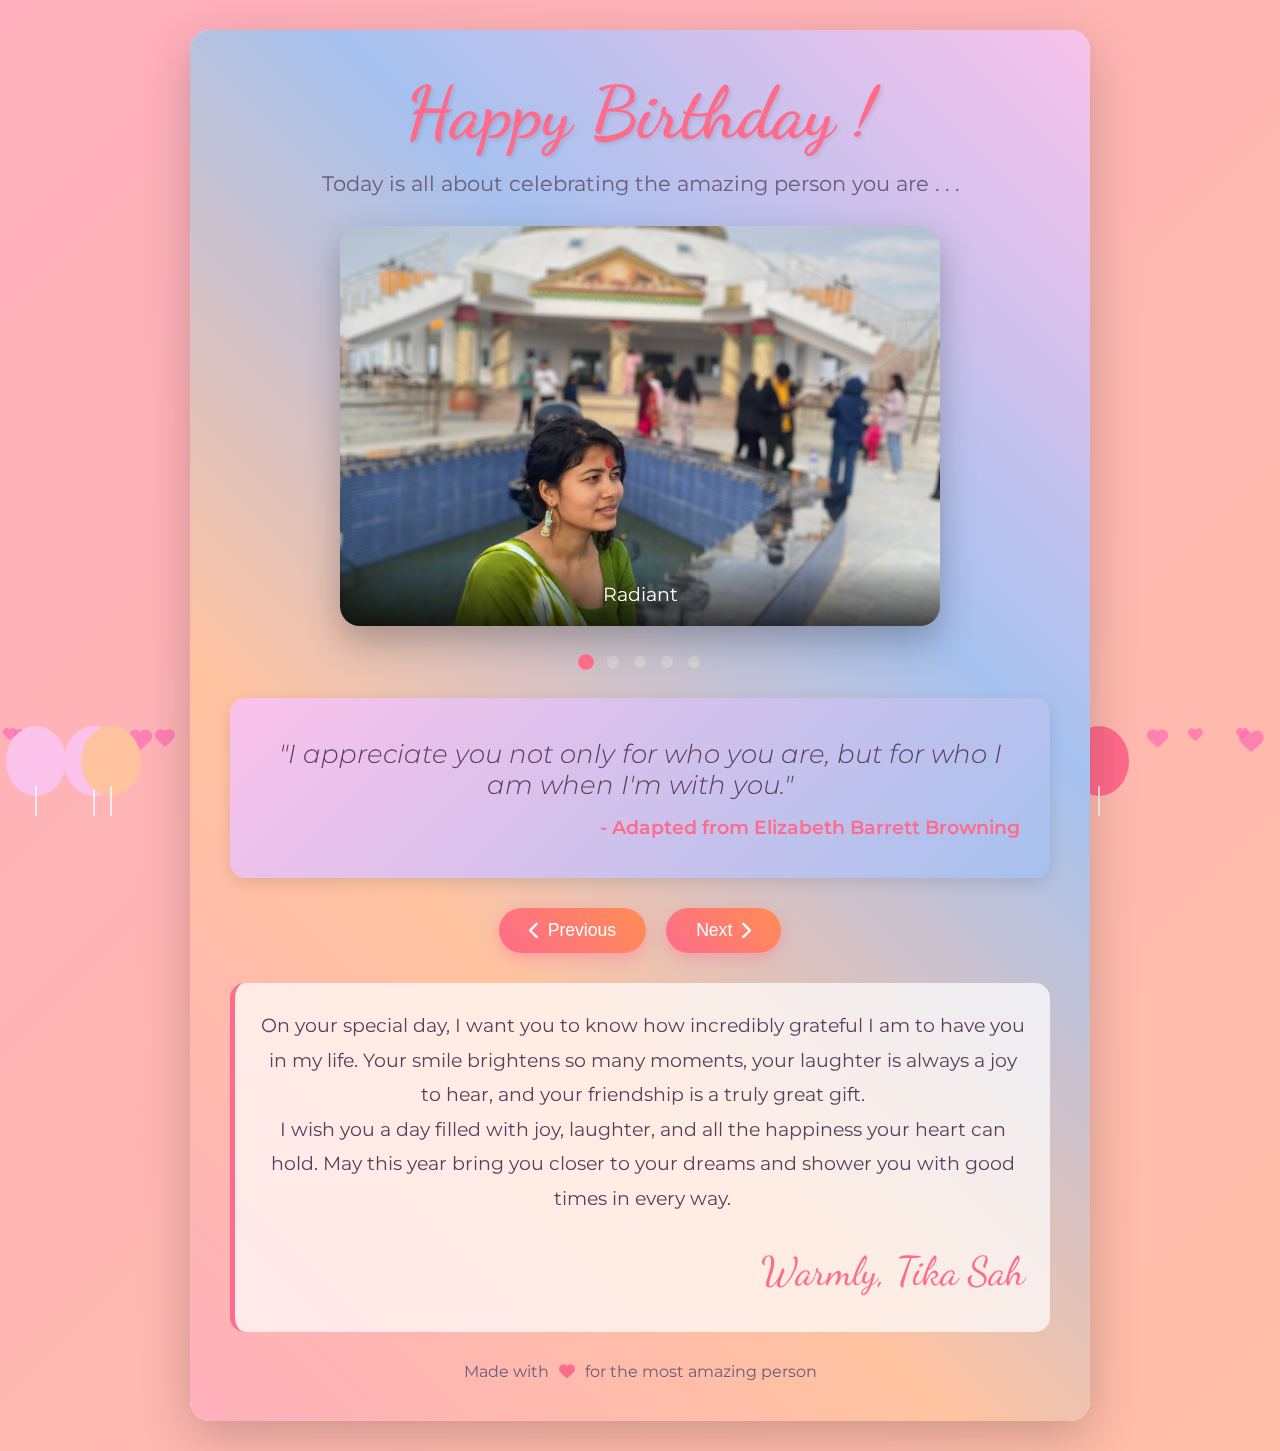
<file: birthday.html>
<!DOCTYPE html>
<html lang="en">
<head>
    <meta charset="UTF-8">
    <meta name="viewport" content="width=device-width, initial-scale=1.0">
    <title>Happy Birthday !</title>
    <link rel="stylesheet" href="https://cdnjs.cloudflare.com/ajax/libs/font-awesome/6.4.0/css/all.min.css">
    <link href="https://fonts.googleapis.com/css2?family=Dancing+Script:wght@700&family=Montserrat:wght@300;400;600&display=swap" rel="stylesheet">
    <style>
        * {
            margin: 0;
            padding: 0;
            box-sizing: border-box;
        }
        
        body {
            font-family: 'Montserrat', sans-serif;
            background: linear-gradient(135deg, #ffafbd, #ffc3a0, #a6c1ee, #fbc2eb);
            background-size: 400% 400%;
            animation: gradientBG 15s ease infinite;
            min-height: 100vh;
            display: flex;
            justify-content: center;
            align-items: center;
            color: #5a3d5c;
            overflow-x: hidden;
            position: relative;
        }
        
        /* Background decorations */
        .heart {
            position: absolute;
            color: rgba(255, 105, 180, 0.7);
            font-size: 20px;
            animation: falling 8s linear infinite;
            z-index: 0;
        }
        
        .balloon {
            position: absolute;
            width: 60px;
            height: 70px;
            border-radius: 50%;
            animation: floating 10s ease-in-out infinite;
            z-index: 0;
        }
        
        .balloon:after {
            content: "";
            position: absolute;
            bottom: -20px;
            left: 50%;
            transform: translateX(-50%);
            height: 30px;
            width: 2px;
            background: rgba(255, 255, 255, 0.7);
        }
        
        .container {
            background: rgba(255, 255, 255, 0.9);
            backdrop-filter: blur(10px);
            border-radius: 20px;
            box-shadow: 0 15px 50px rgba(0, 0, 0, 0.2);
            width: 90%;
            max-width: 900px;
            padding: 40px;
            text-align: center;
            position: relative;
            z-index: 10;
            overflow: hidden;
            margin: 30px 0;
        }
        
        .container:before {
            content: "";
            position: absolute;
            top: -10px;
            left: -10px;
            right: -10px;
            bottom: -10px;
            border-radius: 30px;
            background: linear-gradient(45deg, #ffafbd, #ffc3a0, #a6c1ee, #fbc2eb);
            z-index: -1;
            animation: gradientBG 15s ease infinite;
        }
        
        h1 {
            font-family: 'Dancing Script', cursive;
            font-size: 4.5rem;
            color: #ff6b8b;
            margin-bottom: 15px;
            text-shadow: 2px 2px 4px rgba(0, 0, 0, 0.1);
            animation: pulse 2s infinite;
        }
        
        .subtitle {
            font-size: 1.3rem;
            margin-bottom: 30px;
            color: #6a5d7b;
        }
        
        /* Image Gallery */
        .gallery-container {
            position: relative;
            width: 100%;
            max-width: 600px;
            height: 400px;
            margin: 0 auto 30px;
            border-radius: 20px;
            overflow: hidden;
            box-shadow: 0 15px 35px rgba(0, 0, 0, 0.25);
        }
        
        .gallery-slide {
            position: absolute;
            top: 0;
            left: 0;
            width: 100%;
            height: 100%;
            opacity: 0;
            transition: opacity 1.2s ease-in-out;
            background-size: cover;
            background-position: center;
            border-radius: 20px;
        }
        
        .gallery-slide.active {
            opacity: 1;
        }
        
        .gallery-slide:nth-child(1) {
            background: linear-gradient(rgba(0,0,0,0.2));
             background: url('./img/birthday/1.jpg');
            background-size: cover;
            background-position: center;
        }

        .gallery-slide:nth-child(2) {
            background: linear-gradient(rgba(0,0,0,0.2)); 
            background: url('./img/birthday/2.JPG');
            background-size: cover;
            background-position: center;
        }

        .gallery-slide:nth-child(3) {
            background: linear-gradient(rgba(0,0,0,0.2));
            background: url('./img/birthday/3.JPG');
            background-size: cover;
            background-position: center;
        }

        .gallery-slide:nth-child(4) {
            background: linear-gradient(rgba(0,0,0,0.2));
            background: url('./img/birthday/4.JPG');
            background-size: cover;
            background-position: center;
        }
        .gallery-slide:nth-child(5) {
            background: linear-gradient(rgba(0,0,0,0.2));
            background: url('./img/birthday/5.JPG');
            background-size: cover;
            background-position: center;
        }
        
        .gallery-nav {
            display: flex;
            justify-content: center;
            gap: 15px;
            margin-top: 20px;
        }
        
        .gallery-dot {
            width: 12px;
            height: 12px;
            border-radius: 50%;
            background: #d3d3d3;
            cursor: pointer;
            transition: all 0.3s ease;
        }
        
        .gallery-dot.active {
            background: #ff6b8b;
            transform: scale(1.3);
        }
        
        .gallery-caption {
            position: absolute;
            bottom: 0;
            left: 0;
            width: 100%;
            padding: 20px;
            background: linear-gradient(to top, rgba(0,0,0,0.7), transparent);
            color: white;
            text-align: center;
            font-size: 1.2rem;
            opacity: 0;
            transform: translateY(20px);
            transition: all 0.5s ease;
        }
        
        .gallery-slide.active .gallery-caption {
            opacity: 1;
            transform: translateY(0);
        }
        
        /* Quotes section */
        .quotes-container {
            background: linear-gradient(135deg, #fbc2eb, #a6c1ee);
            border-radius: 15px;
            padding: 30px;
            margin: 30px 0;
            box-shadow: 0 5px 15px rgba(0, 0, 0, 0.1);
            min-height: 180px;
            display: flex;
            flex-direction: column;
            justify-content: center;
            position: relative;
            overflow: hidden;
        }
        
        .quote {
            font-size: 1.6rem;
            font-style: italic;
            color: #5a3d5c;
            font-weight: 300;
            animation: fadeIn 1.5s ease;
        }
        
        .author {
            margin-top: 15px;
            font-size: 1.2rem;
            text-align: right;
            color: #ff6b8b;
            font-weight: 600;
        }
        
        .controls {
            display: flex;
            justify-content: center;
            gap: 20px;
            margin-top: 20px;
        }
        
        .btn {
            background: linear-gradient(45deg, #ff6b8b, #ff8e53);
            color: white;
            border: none;
            padding: 12px 30px;
            border-radius: 30px;
            font-size: 1.1rem;
            cursor: pointer;
            transition: all 0.3s ease;
            box-shadow: 0 5px 15px rgba(255, 107, 139, 0.4);
            display: flex;
            align-items: center;
            gap: 8px;
        }
        
        .btn:hover {
            transform: translateY(-5px);
            box-shadow: 0 10px 25px rgba(255, 107, 139, 0.6);
        }
        
        .btn:active {
            transform: translateY(1px);
        }
        
        .message {
            margin-top: 30px;
            font-size: 1.2rem;
            line-height: 1.8;
            background: rgba(255, 255, 255, 0.7);
            padding: 25px;
            border-radius: 15px;
            border-left: 5px solid #ff6b8b;
        }
        
        .signature {
            font-family: 'Dancing Script', cursive;
            font-size: 2.5rem;
            color: #ff6b8b;
            margin-top: 20px;
            text-align: right;
        }
        
        .footer {
            margin-top: 30px;
            font-size: 1rem;
            color: #6a5d7b;
            display: flex;
            align-items: center;
            justify-content: center;
            gap: 10px;
        }
        
        /* Animations */
        @keyframes gradientBG {
            0% { background-position: 0% 50%; }
            50% { background-position: 100% 50%; }
            100% { background-position: 0% 50%; }
        }
        
        @keyframes falling {
            0% {
                top: -10%;
                transform: translateX(0) rotate(0deg);
                opacity: 0;
            }
            10% {
                opacity: 1;
            }
            90% {
                opacity: 0.8;
            }
            100% {
                top: 110%;
                transform: translateX(100px) rotate(360deg);
                opacity: 0;
            }
        }
        
        @keyframes floating {
            0%, 100% {
                transform: translateY(0) rotate(0deg);
            }
            50% {
                transform: translateY(-30px) rotate(5deg);
            }
        }
        
        @keyframes pulse {
            0% {
                transform: scale(1);
                text-shadow: 2px 2px 4px rgba(0, 0, 0, 0.1);
            }
            50% {
                transform: scale(1.05);
                text-shadow: 4px 4px 8px rgba(0, 0, 0, 0.15);
            }
            100% {
                transform: scale(1);
                text-shadow: 2px 2px 4px rgba(0, 0, 0, 0.1);
            }
        }
        
        @keyframes fadeIn {
            from {
                opacity: 0;
                transform: translateY(20px);
            }
            to {
                opacity: 1;
                transform: translateY(0);
            }
        }
        
        @keyframes float {
            0%, 100% {
                transform: translateY(0);
            }
            50% {
                transform: translateY(-15px);
            }
        }
        
        /* Heart pulse animation */
        .heart-pulse {
            color: #ff6b8b;
            animation: pulse 1.5s infinite;
            display: inline-block;
        }
        
        /* Responsive design */
        @media (max-width: 768px) {
            .container {
                padding: 30px 20px;
            }
            
            h1 {
                font-size: 3.5rem;
            }
            
            .gallery-container {
                height: 300px;
            }
            
            .quote {
                font-size: 1.4rem;
            }
            
            .btn {
                padding: 10px 20px;
                font-size: 1rem;
            }
        }
        
        @media (max-width: 480px) {
            h1 {
                font-size: 2.8rem;
            }
            
            .subtitle {
                font-size: 1.1rem;
            }
            
            .gallery-container {
                height: 250px;
            }
            
            .quote {
                font-size: 1.2rem;
            }
            
            .message {
                font-size: 1rem;
                padding: 15px;
            }
            
            .signature {
                font-size: 2rem;
            }
        }
    </style>
</head>
<body>
    <!-- Background decorations -->
    <div id="hearts-container"></div>
    <div id="balloons-container"></div>
    
    <div class="container">
        <h1>Happy Birthday !</h1>
        <p class="subtitle">Today is all about celebrating the amazing person you are . . .</p>
        
        <!-- Image Gallery -->
        <div class="gallery-container">
            <div class="gallery-slide active">
                <div class="gallery-caption">Radiant</div>
            </div>
            <div class="gallery-slide">
                <div class="gallery-caption">Elegant</div>
            </div>
            <div class="gallery-slide">
                <div class="gallery-caption">Gorgeous</div>
            </div>
            <div class="gallery-slide">
                <div class="gallery-caption">Your beautiful smile</div>
            </div>
            <div class="gallery-slide">
                <div class="gallery-caption">Lovely</div>
            </div>
        </div>
        
        <div class="gallery-nav" id="gallery-dots">
            <!-- Dots will be generated by JS -->
        </div>
        
        <!-- Quotes section -->
        <div class="quotes-container">
            <div class="quote" id="quote-text">
                "You are the finest, loveliest, tenderest, and most beautiful person."
            </div>
            <div class="author" id="quote-author">- F. Scott Fitzgerald</div>
        </div>
        
        <div class="controls">
            <button class="btn" id="prev-btn"><i class="fas fa-chevron-left"></i> Previous</button>
            <button class="btn" id="next-btn">Next <i class="fas fa-chevron-right"></i></button>
        </div>
        
       <div class="message">
        <p>On your special day, I want you to know how incredibly grateful I am to have you in my life. Your smile brightens so many moments, your laughter is always a joy to hear, and your friendship is a truly great gift.</p>
        <p>I wish you a day filled with joy, laughter, and all the happiness your heart can hold. May this year bring you closer to your dreams and shower you with good times in every way.</p>
        <div class="signature">Warmly, Tika Sah</div>
        </div>
        
        <div class="footer">
            Made with <span class="heart-pulse"><i class="fas fa-heart"></i></span> for the most amazing person 
        </div>
    </div>

    <script>
        // Create background decorations
        function createDecorations() {
            const heartsContainer = document.getElementById('hearts-container');
            const balloonsContainer = document.getElementById('balloons-container');
            
            // Create hearts
            for (let i = 0; i < 30; i++) {
                const heart = document.createElement('div');
                heart.className = 'heart';
                heart.innerHTML = '<i class="fas fa-heart"></i>';
                heart.style.left = Math.random() * 100 + 'vw';
                heart.style.animationDelay = Math.random() * 5 + 's';
                heart.style.fontSize = (Math.random() * 15 + 10) + 'px';
                heartsContainer.appendChild(heart);
            }
            
            // Create balloons
            const colors = ['#ff6b8b', '#a6c1ee', '#ffafbd', '#ffc3a0', '#fbc2eb'];
            for (let i = 0; i < 15; i++) {
                const balloon = document.createElement('div');
                balloon.className = 'balloon';
                balloon.style.left = Math.random() * 100 + 'vw';
                balloon.style.animationDelay = Math.random() * 8 + 's';
                balloon.style.backgroundColor = colors[Math.floor(Math.random() * colors.length)];
                balloonsContainer.appendChild(balloon);
            }
        }
        
        // Quotes array
        const quotes = [
            {
                text: "I appreciate you not only for who you are, but for who I am when I'm with you.",
                author: "Adapted from Elizabeth Barrett Browning"
            },
            {
                text: "You are a source of joy in my life, and a central part of my world.",
                author: "Unknown"
            },
            {
                text: "In all the world, there's no friend for me like you. In all the world, there's no appreciation for you like mine.",
                author: "Adapted from Maya Angelou"
            },
            {
                text: "Every moment spent with you is a truly great time.",
                author: "Unknown"
            },
            {
                text: "I saw that you were a great person, and so I valued you. Then I saw that you weren't perfect and I valued you even more.",
                author: "Adapted from Angelita Lim"
            },
            {
                text: "To the world you may be one person, but to me you are a wonderful friend.",
                author: "Unknown"
            }
            ];
        
        let currentQuoteIndex = 0;
        
        // Update quote display
        function updateQuote() {
            const quoteText = document.getElementById('quote-text');
            const quoteAuthor = document.getElementById('quote-author');
            
            quoteText.style.animation = 'none';
            quoteAuthor.style.animation = 'none';
            
            setTimeout(() => {
                quoteText.style.animation = 'fadeIn 1.5s ease';
                quoteAuthor.style.animation = 'fadeIn 1.5s ease';
                
                quoteText.textContent = `"${quotes[currentQuoteIndex].text}"`;
                quoteAuthor.textContent = `- ${quotes[currentQuoteIndex].author}`;
            }, 10);
        }
        
        // Image Gallery
        let currentSlide = 0;
        const slides = document.querySelectorAll('.gallery-slide');
        const dotsContainer = document.getElementById('gallery-dots');
        
        // Create dots for gallery
        function createDots() {
            slides.forEach((_, i) => {
                const dot = document.createElement('div');
                dot.classList.add('gallery-dot');
                if (i === 0) dot.classList.add('active');
                dot.dataset.index = i;
                dot.addEventListener('click', () => goToSlide(i));
                dotsContainer.appendChild(dot);
            });
        }
        
        // Go to specific slide
        function goToSlide(n) {
            slides[currentSlide].classList.remove('active');
            document.querySelector(`.gallery-dot[data-index="${currentSlide}"]`).classList.remove('active');
            
            currentSlide = (n + slides.length) % slides.length;
            
            slides[currentSlide].classList.add('active');
            document.querySelector(`.gallery-dot[data-index="${currentSlide}"]`).classList.add('active');
        }
        
        // Next slide
        function nextSlide() {
            goToSlide(currentSlide + 1);
        }
        
        // Auto-rotate images every 5 seconds
        let slideInterval = setInterval(nextSlide, 5000);
        
        // Reset interval when user interacts
        function resetInterval() {
            clearInterval(slideInterval);
            slideInterval = setInterval(nextSlide, 5000);
        }
        
        // Event listeners for quote navigation
        document.getElementById('next-btn').addEventListener('click', () => {
            currentQuoteIndex = (currentQuoteIndex + 1) % quotes.length;
            updateQuote();
            resetInterval();
        });
        
        document.getElementById('prev-btn').addEventListener('click', () => {
            currentQuoteIndex = (currentQuoteIndex - 1 + quotes.length) % quotes.length;
            updateQuote();
            resetInterval();
        });
        
        // Initialize everything when page loads
        window.addEventListener('load', () => {
            createDecorations();
            updateQuote();
            createDots();
            
            // Auto-rotate quotes every 8 seconds
            setInterval(() => {
                currentQuoteIndex = (currentQuoteIndex + 1) % quotes.length;
                updateQuote();
            }, 8000);
        });
    </script>
</body>
</html>
</file>
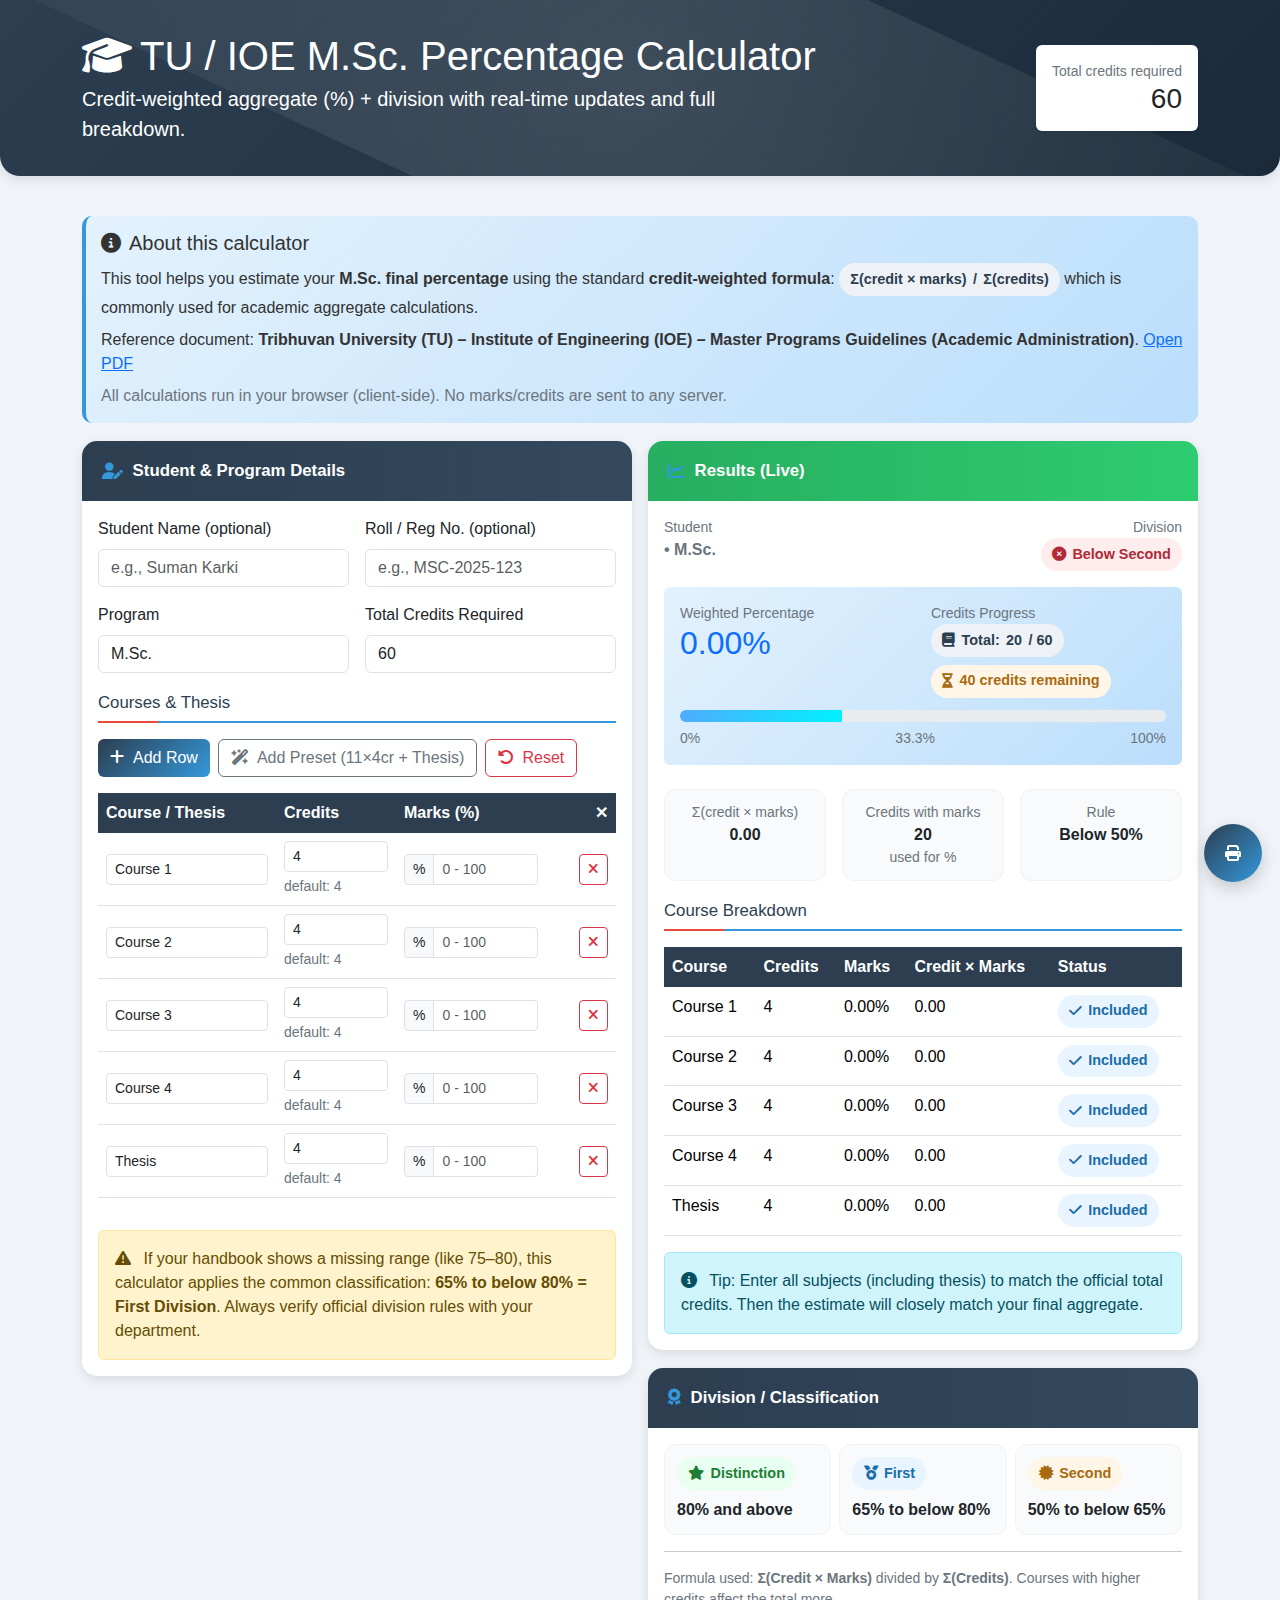
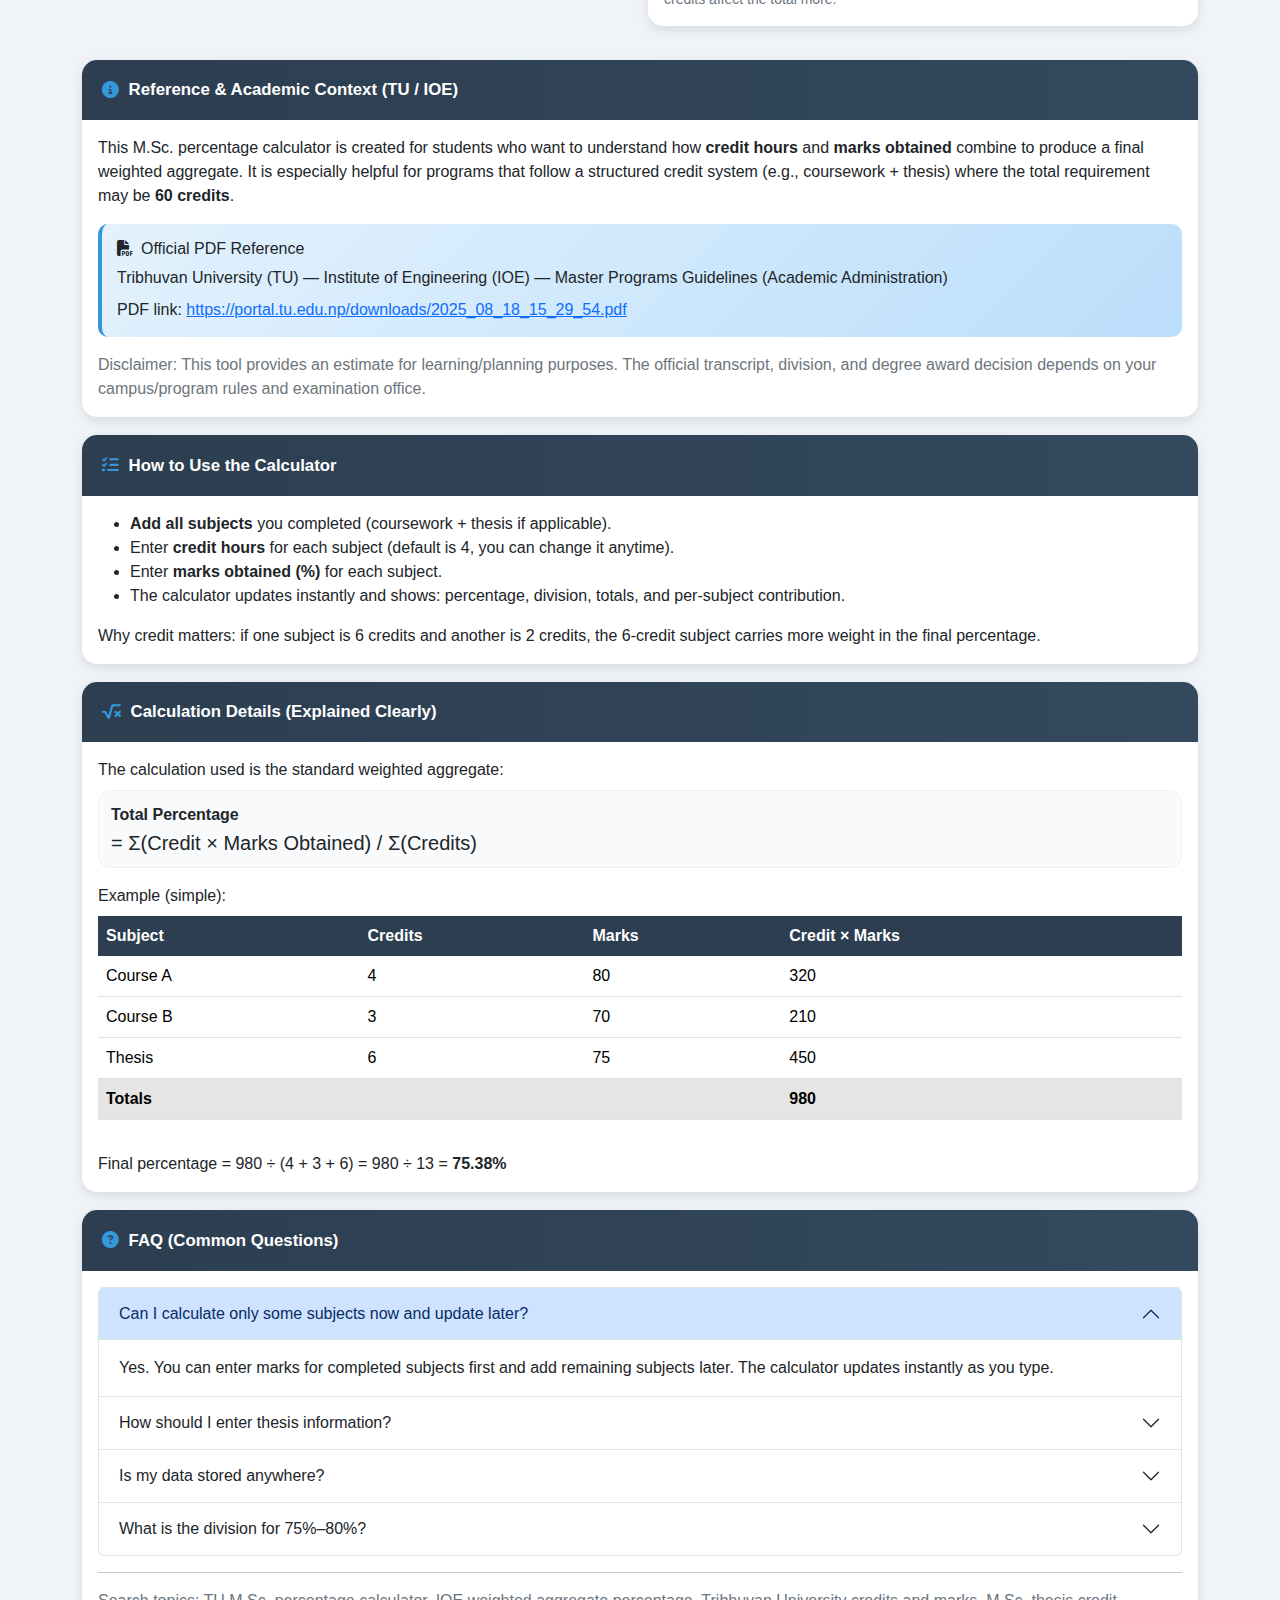
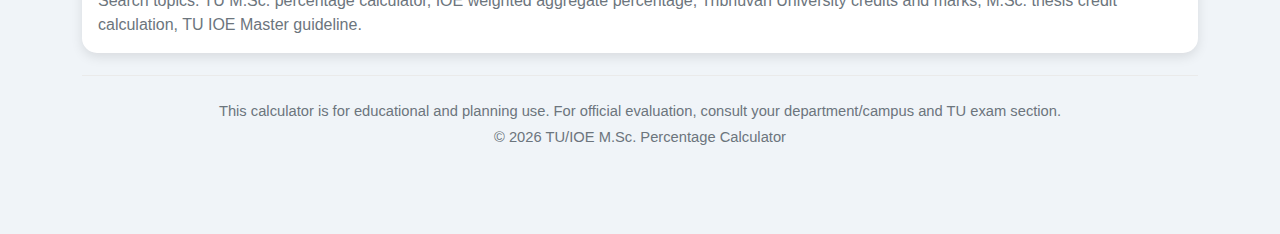
<file: msc-percentage-calculator.html>
<!DOCTYPE html>
<html lang="en">
<head>
  <!-- =========================================================
       BASIC SEO
  ========================================================== -->
  <meta charset="UTF-8" />
  <meta name="viewport" content="width=device-width,initial-scale=1" />
  <title>TU / IOE M.Sc. Percentage Calculator (Credit Weighted) | Tribhuvan University</title>
  <meta name="description" content="Calculate TU/IOE M.Sc. weighted aggregate percentage using Σ(Credit × Marks)/Σ(Credits). Live results, division (Distinction/First/Second), thesis included. Reference: TU portal Master Programs Guidelines PDF." />
  <meta name="keywords" content="TU M.Sc. percentage calculator, IOE weighted aggregate, Tribhuvan University master percentage, credit hour marks calculator, M.Sc. thesis calculation, TU IOE guidelines" />
  <meta name="robots" content="index,follow" />
  <link rel="canonical" href="#" />

  <!-- Open Graph (social sharing) -->
  <meta property="og:title" content="TU / IOE M.Sc. Percentage Calculator (Credit Weighted)" />
  <meta property="og:description" content="Live credit-weighted M.Sc. percentage calculator (Σ(Credit × Marks)/Σ(Credits)) with division and breakdown. Built for TU/IOE style calculation." />
  <meta property="og:type" content="website" />
  <meta property="og:url" content="#" />

  <!-- =========================================================
       CSS LIBS
  ========================================================== -->
  <link href="https://cdn.jsdelivr.net/npm/bootstrap@5.3.0/dist/css/bootstrap.min.css" rel="stylesheet"/>
  <link rel="stylesheet" href="https://cdnjs.cloudflare.com/ajax/libs/font-awesome/6.4.0/css/all.min.css"/>

  <style>
    :root{
      --primary:#2c3e50;
      --secondary:#3498db;
      --accent:#e74c3c;
      --bg:#f0f4f8;
      --card-shadow:0 4px 12px rgba(0,0,0,.10);
      --success:#28a745;
      --warn:#f39c12;
      --muted:#6c757d;
    }

    body{
      background: var(--bg);
      color:#333;
      font-family:'Segoe UI', Tahoma, Geneva, Verdana, sans-serif;
      padding-bottom: 70px;
    }

    .header{
      background: linear-gradient(135deg, var(--primary), #1a2a3a);
      color:#fff;
      padding: 2rem 0;
      border-radius:0 0 20px 20px;
      margin-bottom:2rem;
      box-shadow: var(--card-shadow);
      position: relative;
      overflow:hidden;
    }
    .header::before{
      content:"";
      position:absolute;
      top:-50%;
      left:-50%;
      width:200%;
      height:200%;
      background: radial-gradient(circle, rgba(255,255,255,.12) 0%, rgba(255,255,255,0) 70%);
      transform: rotate(25deg);
    }

    .card{
      border:none;
      border-radius:15px;
      box-shadow: var(--card-shadow);
      transition: transform .25s ease, box-shadow .25s ease;
      background:#fff;
      margin-bottom: 18px;
    }
    .card:hover{
      transform: translateY(-4px);
      box-shadow: 0 10px 22px rgba(0,0,0,.12);
    }
    .card-header{
      background: linear-gradient(to right, var(--primary), #34495e);
      color:#fff;
      border-bottom:none;
      padding:1.1rem 1.25rem;
      border-radius:15px 15px 0 0 !important;
      font-weight: 600;
      font-size: 1.05rem;
      display:flex;
      align-items:center;
      gap:.6rem;
    }

    .calculator-icon{
      color: var(--secondary);
    }

    .section-title{
      color: var(--primary);
      border-bottom: 2px solid var(--secondary);
      padding-bottom: 8px;
      margin-top: 1.25rem;
      margin-bottom: 1rem;
      font-size: 1.05rem;
      position: relative;
    }
    .section-title::after{
      content:"";
      position:absolute;
      bottom:-2px;
      left:0;
      width:60px;
      height:2px;
      background: var(--accent);
    }

    .highlight-box{
      background: linear-gradient(135deg, #e3f2fd, #bbdefb);
      border-left: 4px solid var(--secondary);
      padding: 15px;
      border-radius: 10px;
      margin-bottom: 18px;
    }

    .result-card .card-header{
      background: linear-gradient(to right, #27ae60, #2ecc71);
    }

    .pill{
      display:inline-flex;
      align-items:center;
      gap:.4rem;
      padding:.35rem .7rem;
      border-radius:999px;
      font-size:.9rem;
      font-weight:600;
      background:#eef2f7;
      color: var(--primary);
    }
    .pill strong{ font-weight:800; }
    .pill.dist{ background:#e8fff1; color:#1e7e34; }
    .pill.first{ background:#e8f4ff; color:#1b6da8; }
    .pill.second{ background:#fff6e8; color:#a96a10; }
    .pill.none{ background:#ffecec; color:#b02a37; }

    .mini-card{
      background: #f8fafc;
      border: 1px solid #eef2f6;
      border-radius: 12px;
      padding: 12px;
      height: 100%;
    }

    .progress-container{
      height: 12px;
      background:#e9ecef;
      border-radius: 10px;
      overflow:hidden;
      margin: 12px 0 6px;
    }
    .progress-bar-custom{
      height:100%;
      width:0%;
      background: linear-gradient(to right, #4facfe, #00f2fe);
      transition: width .25s ease;
    }

    .table thead th{
      background: var(--primary);
      color:#fff;
      border: none;
    }

    .btn-accent{
      background: linear-gradient(135deg, var(--primary), var(--secondary));
      border: none;
    }
    .btn-accent:hover{ filter: brightness(1.05); }

    .print-btn{
      position: fixed;
      bottom: 18px;
      right: 18px;
      z-index: 1000;
      width: 58px;
      height: 58px;
      border-radius: 50%;
      display:flex;
      align-items:center;
      justify-content:center;
      box-shadow: 0 6px 16px rgba(0,0,0,.18);
      background: linear-gradient(135deg, var(--primary), var(--secondary));
      color:#fff;
      border:none;
    }

    .muted{ color: var(--muted); }

    .pulse{
      animation: pulse 2s infinite;
    }
    @keyframes pulse {
      0% { box-shadow: 0 0 0 0 rgba(52,152,219,.6); }
      70%{ box-shadow: 0 0 0 10px rgba(52,152,219,0); }
      100%{ box-shadow: 0 0 0 0 rgba(52,152,219,0); }
    }

    .footer{
      text-align:center;
      padding: 24px 0 8px;
      color: #6c757d;
      font-size: .92rem;
      margin-top: 22px;
      border-top: 1px solid #eaeaea;
    }

    @media print{
      .print-btn, .no-print { display:none !important; }
      body{ background:#fff; padding-bottom:0; }
      .card{ box-shadow:none; border:1px solid #eee; }
      .header{ border-radius:0; }
      a[href]::after { content: " (" attr(href) ")"; font-size: 0.8em; color: #666; }
    }
  </style>

  <!-- =========================================================
       JSON-LD (FAQ Schema) - SEO friendly
  ========================================================== -->
  <script type="application/ld+json">
  {
    "@context": "https://schema.org",
    "@type": "FAQPage",
    "mainEntity": [
      {
        "@type": "Question",
        "name": "How is TU/IOE M.Sc. percentage calculated?",
        "acceptedAnswer": {
          "@type": "Answer",
          "text": "The final percentage is a credit-weighted aggregate: Total Percentage = Σ(Credit × Marks Obtained) / Σ(Credits). Higher-credit subjects affect the total more."
        }
      },
      {
        "@type": "Question",
        "name": "Does the calculator include thesis marks?",
        "acceptedAnswer": {
          "@type": "Answer",
          "text": "Yes. Add a row named 'Thesis' and enter its credit hours and marks. The thesis is treated like a course in the credit-weighted formula."
        }
      },
      {
        "@type": "Question",
        "name": "What division will I get for 75% to 80%?",
        "acceptedAnswer": {
          "@type": "Answer",
          "text": "Many documents list Distinction at 80% and above. This site treats 65% to below 80% as First Division , so 75% to 79.99% is First Division. Always confirm with your department for official classification."
        }
      },
      {
        "@type": "Question",
        "name": "Is my data saved or sent to a server?",
        "acceptedAnswer": {
          "@type": "Answer",
          "text": "No. The calculator runs fully in your browser using JavaScript. Your marks and credits are not transmitted to any server by default."
        }
      }
    ]
  }
  </script>
</head>

<body>
  <!-- =========================================================
       HEADER
  ========================================================== -->
  <div class="header">
    <div class="container position-relative">
      <div class="row align-items-center">
        <div class="col-lg-8">
          <h1 class="mb-1"><i class="fas fa-graduation-cap me-2"></i>TU / IOE M.Sc. Percentage Calculator</h1>
          <p class="lead mb-0">Credit-weighted aggregate (%) + division with real-time updates and full breakdown.</p>
        </div>
        <div class="col-lg-4 text-lg-end mt-3 mt-lg-0">
          <div class="bg-white text-dark d-inline-block p-3 rounded shadow-sm pulse">
            <div class="small muted">Total credits required</div>
            <div class="h3 mb-0" id="requiredCreditsBadge">60</div>
          </div>
        </div>
      </div>
    </div>
  </div>

  <main class="container py-2">
    <!-- =========================================================
         INTRO / ABOUT BOX
    ========================================================== -->
    <div class="highlight-box">
      <h5 class="mb-2"><i class="fas fa-circle-info me-2"></i>About this calculator</h5>
      <p class="mb-2">
        This tool helps you estimate your <strong>M.Sc. final percentage</strong> using the standard
        <strong>credit-weighted formula</strong>:
        <span class="pill"><strong>Σ(credit × marks)</strong> / <strong>Σ(credits)</strong></span>
        which is commonly used for academic aggregate calculations.
      </p>
      <p class="mb-0">
        Reference document: <strong>Tribhuvan University (TU) – Institute of Engineering (IOE) – Master Programs Guidelines (Academic Administration)</strong>.
        <a href="https://portal.tu.edu.np/downloads/2025_08_18_15_29_54.pdf" target="_blank" rel="noopener">Open PDF</a>
      </p>
      <p class="mb-0 muted mt-2">
        All calculations run in your browser (client-side). No marks/credits are sent to any server.
      </p>
    </div>

    <div class="row g-3">
      <!-- =========================================================
           LEFT: INPUTS
      ========================================================== -->
      <div class="col-lg-6">
        <div class="card">
          <div class="card-header">
            <i class="fas fa-user-pen calculator-icon"></i>
            <span>Student & Program Details</span>
          </div>
          <div class="card-body">
            <form id="mscForm" autocomplete="off">
              <div class="row g-3">
                <div class="col-md-6">
                  <label class="form-label">Student Name (optional)</label>
                  <input type="text" class="form-control" id="studentName" placeholder="e.g., Suman Karki"/>
                </div>
                <div class="col-md-6">
                  <label class="form-label">Roll / Reg No. (optional)</label>
                  <input type="text" class="form-control" id="studentId" placeholder="e.g., MSC-2025-123"/>
                </div>
                <div class="col-md-6">
                  <label class="form-label">Program</label>
                  <input type="text" class="form-control" id="programName" value="M.Sc."/>
                </div>
                <div class="col-md-6">
                  <label class="form-label">Total Credits Required</label>
                  <input type="number" min="1" class="form-control" id="requiredCredits" value="60"/>
                </div>
              </div>

              <h5 class="section-title">Courses & Thesis</h5>

              <div class="d-flex gap-2 flex-wrap mb-3 no-print">
                <button type="button" class="btn btn-accent text-white" id="addRowBtn">
                  <i class="fas fa-plus me-2"></i>Add Row
                </button>
                <button type="button" class="btn btn-outline-secondary" id="addPresetBtn">
                  <i class="fas fa-wand-magic-sparkles me-2"></i>Add Preset (11×4cr + Thesis)
                </button>
                <button type="button" class="btn btn-outline-danger" id="resetBtn">
                  <i class="fas fa-rotate-left me-2"></i>Reset
                </button>
              </div>

              <div class="table-responsive">
                <table class="table align-middle table-hover" id="marksTable">
                  <thead>
                    <tr>
                      <th style="min-width:170px;">Course / Thesis</th>
                      <th style="width:120px;">Credits</th>
                      <th style="width:150px;">Marks (%)</th>
                      <th class="text-end" style="width:70px;" title="Remove row">✕</th>
                    </tr>
                  </thead>
                  <tbody id="marksTbody"></tbody>
                </table>
              </div>

              <div class="alert alert-warning mt-3 mb-0">
                <i class="fas fa-triangle-exclamation me-2"></i>
                If your handbook shows a missing range (like 75–80), this calculator applies the common classification:
                <strong>65% to below 80% = First Division</strong>. Always verify official division rules with your department.
              </div>
            </form>
          </div>
        </div>
      </div>

      <!-- =========================================================
           RIGHT: RESULTS + RULES
      ========================================================== -->
      <div class="col-lg-6">
        <div id="resultsArea">
          <div class="card result-card">
            <div class="card-header">
              <i class="fas fa-chart-line calculator-icon"></i>
              <span>Results (Live)</span>
            </div>
            <div class="card-body">
              <div class="alert alert-info mb-0">
                <i class="fas fa-lightbulb me-2"></i>
                Enter marks and credits to see your weighted percentage and division.
              </div>
            </div>
          </div>
        </div>

        <div class="card mt-3">
          <div class="card-header">
            <i class="fas fa-award calculator-icon"></i>
            <span>Division / Classification</span>
          </div>
          <div class="card-body">
            <div class="row g-2">
              <div class="col-md-4">
                <div class="mini-card">
                  <div class="pill dist mb-2"><i class="fas fa-star"></i> Distinction</div>
                  <div class="fw-semibold">80% and above</div>
                </div>
              </div>
              <div class="col-md-4">
                <div class="mini-card">
                  <div class="pill first mb-2"><i class="fas fa-medal"></i> First</div>
                  <div class="fw-semibold">65% to below 80%</div>
                  
                </div>
              </div>
              <div class="col-md-4">
                <div class="mini-card">
                  <div class="pill second mb-2"><i class="fas fa-certificate"></i> Second</div>
                  <div class="fw-semibold">50% to below 65%</div>
                </div>
              </div>
            </div>

            <hr/>
            <div class="small muted">
              Formula used: <strong>Σ(Credit × Marks)</strong> divided by <strong>Σ(Credits)</strong>.
              Courses with higher credits affect the total more.
            </div>
          </div>
        </div>
      </div>
    </div>

    <!-- =========================================================
         SEO FRIENDLY INFORMATION SECTIONS
    ========================================================== -->
    <section class="card mt-3" id="about-tu-ioe">
      <div class="card-header">
        <i class="fas fa-circle-info calculator-icon"></i>
        <span>Reference & Academic Context (TU / IOE)</span>
      </div>
      <div class="card-body">
        <p>
          This M.Sc. percentage calculator is created for students who want to understand how
          <strong>credit hours</strong> and <strong>marks obtained</strong> combine to produce a final weighted aggregate.
          It is especially helpful for programs that follow a structured credit system (e.g., coursework + thesis)
          where the total requirement may be <strong>60 credits</strong>.
        </p>

        <div class="highlight-box mb-3">
          <h6 class="mb-2"><i class="fas fa-file-pdf me-2"></i>Official PDF Reference</h6>
          <p class="mb-2">
            Tribhuvan University (TU) — Institute of Engineering (IOE) — Master Programs Guidelines (Academic Administration)
          </p>
          <p class="mb-0">
            PDF link:
            <a href="https://portal.tu.edu.np/downloads/2025_08_18_15_29_54.pdf" target="_blank" rel="noopener">
              https://portal.tu.edu.np/downloads/2025_08_18_15_29_54.pdf
            </a>
          </p>
        </div>

        <p class="mb-0 muted">
          Disclaimer: This tool provides an estimate for learning/planning purposes. The official transcript,
          division, and degree award decision depends on your campus/program rules and examination office.
        </p>
      </div>
    </section>

    <section class="card" id="how-to-use">
      <div class="card-header">
        <i class="fas fa-list-check calculator-icon"></i>
        <span>How to Use the Calculator</span>
      </div>
      <div class="card-body">
        <ul class="mb-3">
          <li><strong>Add all subjects</strong> you completed (coursework + thesis if applicable).</li>
          <li>Enter <strong>credit hours</strong> for each subject (default is 4, you can change it anytime).</li>
          <li>Enter <strong>marks obtained (%)</strong> for each subject.</li>
          <li>The calculator updates instantly and shows: percentage, division, totals, and per-subject contribution.</li>
        </ul>

        <p class="mb-0">
          Why credit matters: if one subject is 6 credits and another is 2 credits, the 6-credit subject carries
          more weight in the final percentage.
        </p>
      </div>
    </section>

    <section class="card" id="calculation-details">
      <div class="card-header">
        <i class="fas fa-square-root-variable calculator-icon"></i>
        <span>Calculation Details (Explained Clearly)</span>
      </div>
      <div class="card-body">
        <p class="mb-2">
          The calculation used is the standard weighted aggregate:
        </p>

        <div class="mini-card mb-3">
          <div class="fw-semibold mb-1">Total Percentage</div>
          <div class="h5 mb-0">
            = Σ(Credit × Marks Obtained) / Σ(Credits)
          </div>
        </div>

        <p class="mb-2">
          Example (simple):
        </p>
        <div class="table-responsive mb-3">
          <table class="table table-hover">
            <thead>
              <tr>
                <th>Subject</th>
                <th>Credits</th>
                <th>Marks</th>
                <th>Credit × Marks</th>
              </tr>
            </thead>
            <tbody>
              <tr><td>Course A</td><td>4</td><td>80</td><td>320</td></tr>
              <tr><td>Course B</td><td>3</td><td>70</td><td>210</td></tr>
              <tr><td>Thesis</td><td>6</td><td>75</td><td>450</td></tr>
              <tr class="table-active fw-bold"><td colspan="3">Totals</td><td>980</td></tr>
            </tbody>
          </table>
        </div>

        <p class="mb-0">
          Final percentage = 980 ÷ (4 + 3 + 6) = 980 ÷ 13 = <strong>75.38%</strong>
        </p>
      </div>
    </section>

    <section class="card" id="faq">
      <div class="card-header">
        <i class="fas fa-circle-question calculator-icon"></i>
        <span>FAQ (Common Questions)</span>
      </div>
      <div class="card-body">
        <div class="accordion" id="mscFaq">
          <div class="accordion-item">
            <h2 class="accordion-header" id="q1">
              <button class="accordion-button" type="button" data-bs-toggle="collapse" data-bs-target="#a1">
                Can I calculate only some subjects now and update later?
              </button>
            </h2>
            <div id="a1" class="accordion-collapse collapse show" data-bs-parent="#mscFaq">
              <div class="accordion-body">
                Yes. You can enter marks for completed subjects first and add remaining subjects later.
                The calculator updates instantly as you type.
              </div>
            </div>
          </div>

          <div class="accordion-item">
            <h2 class="accordion-header" id="q2">
              <button class="accordion-button collapsed" type="button" data-bs-toggle="collapse" data-bs-target="#a2">
                How should I enter thesis information?
              </button>
            </h2>
            <div id="a2" class="accordion-collapse collapse" data-bs-parent="#mscFaq">
              <div class="accordion-body">
                Add a row named <strong>Thesis</strong>, enter thesis credit hours and marks.
                The thesis will automatically be included in weighted percentage.
              </div>
            </div>
          </div>

          <div class="accordion-item">
            <h2 class="accordion-header" id="q3">
              <button class="accordion-button collapsed" type="button" data-bs-toggle="collapse" data-bs-target="#a3">
                Is my data stored anywhere?
              </button>
            </h2>
            <div id="a3" class="accordion-collapse collapse" data-bs-parent="#mscFaq">
              <div class="accordion-body">
                No. This is a browser-based calculator. Your marks and credits remain on your device unless you
                manually copy/share them.
              </div>
            </div>
          </div>

          <div class="accordion-item">
            <h2 class="accordion-header" id="q4">
              <button class="accordion-button collapsed" type="button" data-bs-toggle="collapse" data-bs-target="#a4">
                What is the division for 75%–80%?
              </button>
            </h2>
            <div id="a4" class="accordion-collapse collapse" data-bs-parent="#mscFaq">
              <div class="accordion-body">
                Distinction is commonly <strong>80% and above</strong>. This site treats <strong>65% to below 80%</strong>
                as <strong>First Division</strong>, so 75%–79.99% becomes First Division. If your program uses a different
                range, you can easily change the ranges in the JavaScript.
              </div>
            </div>
          </div>
        </div>

        <hr/>
        <p class="mb-0 muted">
          Search topics: TU M.Sc. percentage calculator, IOE weighted aggregate percentage, Tribhuvan University credits and marks,
          M.Sc. thesis credit calculation, TU IOE Master guideline.
        </p>
      </div>
    </section>

    <div class="footer">
      <div class="container">
        <p class="mb-1">
          This calculator is for educational and planning use. For official evaluation, consult your department/campus and TU exam section.
        </p>
        <p class="mb-0">© 2026 TU/IOE M.Sc. Percentage Calculator</p>
      </div>
    </div>
  </main>

  <button id="printBtn" class="print-btn no-print" title="Print">
    <i class="fas fa-print"></i>
  </button>

  <!-- Bootstrap bundle (accordion/collapse) -->
  <script src="https://cdn.jsdelivr.net/npm/bootstrap@5.3.0/dist/js/bootstrap.bundle.min.js"></script>

  <script>
    // -----------------------------
    // Helpers
    // -----------------------------
    const fmt = (n, d=2) => {
      if (!isFinite(n)) return "0.00";
      return Number(n).toLocaleString(undefined, { minimumFractionDigits:d, maximumFractionDigits:d });
    };

    function clamp(num, min, max){
      num = Number(num);
      if (!isFinite(num)) return min;
      return Math.min(Math.max(num, min), max);
    }

    // Division logic (common practice)
    function getDivision(pct){
      if (!isFinite(pct)) return { label: "—", cls: "none", icon: "fa-circle-xmark", desc: "Enter marks to calculate." };
      if (pct >= 80) return { label: "Distinction", cls: "dist", icon: "fa-star", desc: "80% and above" };
      if (pct >= 65) return { label: "First Division", cls: "first", icon: "fa-medal", desc: "65% to below 80%" };
      if (pct >= 50) return { label: "Second Division", cls: "second", icon: "fa-certificate", desc: "50% to below 65%" };
      return { label: "Below Second", cls: "none", icon: "fa-circle-xmark", desc: "Below 50%" };
    }

    // -----------------------------
    // DOM
    // -----------------------------
    const marksTbody = document.getElementById("marksTbody");
    const resultsArea = document.getElementById("resultsArea");
    const addRowBtn = document.getElementById("addRowBtn");
    const addPresetBtn = document.getElementById("addPresetBtn");
    const resetBtn = document.getElementById("resetBtn");
    const printBtn = document.getElementById("printBtn");

    const requiredCreditsInput = document.getElementById("requiredCredits");
    const requiredCreditsBadge = document.getElementById("requiredCreditsBadge");

    // -----------------------------
    // Row template
    // -----------------------------
    let rowId = 0;

    function escapeHtml(str){
      return String(str)
        .replaceAll("&","&amp;")
        .replaceAll("<","&lt;")
        .replaceAll(">","&gt;")
        .replaceAll('"',"&quot;")
        .replaceAll("'","&#039;");
    }

    function makeRow({ title="Course", credits=4, marks="" } = {}){
      rowId += 1;
      const tr = document.createElement("tr");
      tr.dataset.rowId = String(rowId);

      tr.innerHTML = `
        <td>
          <input type="text" class="form-control form-control-sm title-input" value="${escapeHtml(title)}" placeholder="e.g., Advanced Algorithms"/>
        </td>
        <td>
          <input type="number" min="0" step="0.5" class="form-control form-control-sm credit-input" value="${credits}" />
          <div class="small muted mt-1">default: 4</div>
        </td>
        <td>
          <div class="input-group input-group-sm">
            <span class="input-group-text">%</span>
            <input type="number" min="0" max="100" step="0.01" class="form-control mark-input" value="${marks}" placeholder="0 - 100"/>
          </div>
        </td>
        <td class="text-end">
          <button type="button" class="btn btn-sm btn-outline-danger remove-btn" title="Remove">
            <i class="fas fa-xmark"></i>
          </button>
        </td>
      `;

      tr.querySelectorAll("input").forEach(inp => {
        inp.addEventListener("input", calculateLive);
      });

      tr.querySelector(".remove-btn").addEventListener("click", () => {
        tr.remove();
        calculateLive();
      });

      return tr;
    }

    // -----------------------------
    // Core calculation
    // -----------------------------
    function readRows(){
      const rows = [];
      marksTbody.querySelectorAll("tr").forEach(tr => {
        const title = tr.querySelector(".title-input").value.trim() || "Course";
        const credits = Number(tr.querySelector(".credit-input").value);
        const marks = Number(tr.querySelector(".mark-input").value);

        rows.push({
          title,
          credits: isFinite(credits) ? credits : 0,
          marks: isFinite(marks) ? marks : NaN
        });
      });
      return rows;
    }

    function calculateLive(){
      const requiredCredits = Math.max(1, Number(requiredCreditsInput.value) || 60);
      requiredCreditsBadge.textContent = requiredCredits.toString();

      const rows = readRows();

      let totalCredits = 0;
      let weightedSum = 0;
      let countedCredits = 0;

      const breakdown = rows.map(r => {
        const c = Math.max(0, Number(r.credits) || 0);
        const mRaw = r.marks;
        const m = isFinite(mRaw) ? clamp(mRaw, 0, 100) : NaN;

        totalCredits += c;

        let cxm = 0;
        let included = false;

        // Include row if marks is entered
        if (isFinite(m) && c > 0){
          cxm = c * m;
          weightedSum += cxm;
          countedCredits += c;
          included = true;
        }

        return { ...r, credits: c, marks: mRaw, marksClamped: isFinite(m) ? m : NaN, cxm, included };
      });

      // Show live % even if partially filled (based on countedCredits)
      const pct = countedCredits > 0 ? (weightedSum / countedCredits) : NaN;

      // Completion vs required
      const completionPct = requiredCredits > 0 ? (totalCredits / requiredCredits) * 100 : 0;
      const completionClamped = clamp(completionPct, 0, 120);

      const div = getDivision(pct);

      renderResults({
        studentName: document.getElementById("studentName").value.trim(),
        studentId: document.getElementById("studentId").value.trim(),
        programName: document.getElementById("programName").value.trim() || "M.Sc.",
        requiredCredits,
        totalCredits,
        countedCredits,
        weightedSum,
        pct,
        completionPct,
        completionClamped,
        division: div,
        breakdown
      });
    }

    function renderResults(res){
      const pctStr = isFinite(res.pct) ? `${fmt(res.pct, 2)}%` : "—";
      const missingCredits = Math.max(0, res.requiredCredits - res.totalCredits);
      const creditsStatus = (res.totalCredits >= res.requiredCredits)
        ? `<span class="pill dist"><i class="fas fa-check"></i> Credits complete</span>`
        : `<span class="pill second"><i class="fas fa-hourglass-half"></i> ${fmt(missingCredits,0)} credits remaining</span>`;

      const divPill = `<span class="pill ${res.division.cls}">
        <i class="fas ${res.division.icon}"></i> ${res.division.label}
      </span>`;

      const infoLine = [
        res.studentName && `<strong>${escapeHtml(res.studentName)}</strong>`,
        res.studentId && `<span class="muted">(${escapeHtml(res.studentId)})</span>`,
        res.programName && `<span class="muted">• ${escapeHtml(res.programName)}</span>`
      ].filter(Boolean).join(" ");

      resultsArea.innerHTML = `
        <div class="card result-card">
          <div class="card-header">
            <i class="fas fa-chart-line calculator-icon"></i>
            <span>Results (Live)</span>
          </div>
          <div class="card-body">

            <div class="d-flex justify-content-between align-items-start flex-wrap gap-2">
              <div>
                <div class="small muted">Student</div>
                <div class="fw-semibold">${infoLine || `<span class="muted">—</span>`}</div>
              </div>
              <div class="text-end">
                <div class="small muted">Division</div>
                ${divPill}
              </div>
            </div>

            <div class="mt-3 p-3 rounded" style="background: linear-gradient(135deg, #e3f2fd, #bbdefb);">
              <div class="row g-3">
                <div class="col-md-6">
                  <div class="small muted">Weighted Percentage</div>
                  <div class="h2 mb-0 text-primary">${pctStr}</div>
                </div>
                <div class="col-md-6">
                  <div class="small muted">Credits Progress</div>
                  <div class="d-flex align-items-center gap-2 flex-wrap">
                    <div class="pill"><i class="fas fa-book"></i> Total: <strong>${fmt(res.totalCredits,0)}</strong> / ${fmt(res.requiredCredits,0)}</div>
                    ${creditsStatus}
                  </div>
                </div>
              </div>

              <div class="progress-container">
                <div class="progress-bar-custom" style="width:${res.completionClamped}%"></div>
              </div>
              <div class="d-flex justify-content-between small muted">
                <span>0%</span>
                <span>${fmt(res.completionPct,1)}%</span>
                <span>100%</span>
              </div>
            </div>

            <div class="row g-3 mt-2">
              <div class="col-md-4">
                <div class="mini-card text-center">
                  <div class="small muted">Σ(credit × marks)</div>
                  <div class="fw-bold">${fmt(res.weightedSum, 2)}</div>
                </div>
              </div>
              <div class="col-md-4">
                <div class="mini-card text-center">
                  <div class="small muted">Credits with marks</div>
                  <div class="fw-bold">${fmt(res.countedCredits, 0)}</div>
                  <div class="small muted">used for %</div>
                </div>
              </div>
              <div class="col-md-4">
                <div class="mini-card text-center">
                  <div class="small muted">Rule</div>
                  <div class="fw-bold">${escapeHtml(res.division.desc)}</div>
                </div>
              </div>
            </div>

            <h5 class="section-title">Course Breakdown</h5>
            <div class="table-responsive">
              <table class="table table-hover">
                <thead>
                  <tr>
                    <th>Course</th>
                    <th>Credits</th>
                    <th>Marks</th>
                    <th>Credit × Marks</th>
                    <th>Status</th>
                  </tr>
                </thead>
                <tbody>
                  ${res.breakdown.map(b => {
                    const marksCell = isFinite(b.marksClamped)
                      ? `${fmt(b.marksClamped,2)}%`
                      : `<span class="muted">—</span>`;

                    const cxmCell = (b.included)
                      ? fmt(b.cxm, 2)
                      : `<span class="muted">—</span>`;

                    const status = b.included
                      ? `<span class="pill first"><i class="fas fa-check"></i> Included</span>`
                      : `<span class="pill none"><i class="fas fa-pen"></i> Enter marks</span>`;

                    return `
                      <tr>
                        <td>${escapeHtml(b.title)}</td>
                        <td>${fmt(b.credits,0)}</td>
                        <td>${marksCell}</td>
                        <td>${cxmCell}</td>
                        <td>${status}</td>
                      </tr>
                    `;
                  }).join("")}
                </tbody>
              </table>
            </div>

            <div class="alert alert-info mb-0">
              <i class="fas fa-info-circle me-2"></i>
              Tip: Enter all subjects (including thesis) to match the official total credits. Then the estimate will closely match your final aggregate.
            </div>
          </div>
        </div>
      `;
    }

    // -----------------------------
    // Actions
    // -----------------------------
    function addRow(data){
      marksTbody.appendChild(makeRow(data));
      calculateLive();
    }

    function resetAll(){
      marksTbody.innerHTML = "";
      rowId = 0;
      // Default: 5 rows, each credit=4
      addRow({ title:"Course 1", credits:4, marks:"" });
      addRow({ title:"Course 2", credits:4, marks:"" });
      addRow({ title:"Course 3", credits:4, marks:"" });
      addRow({ title:"Course 4", credits:4, marks:"" });
      addRow({ title:"Thesis", credits:4, marks:"" });
      calculateLive();
    }

    function addPreset(){
      // Typical example: 12×4cr = 48 + Thesis 12cr = 60
      // Change thesis credits if your program differs.
      marksTbody.innerHTML = "";
      rowId = 0;

      for (let i=1;i<=11;i++){
        addRow({ title:`Course ${i}`, credits:4, marks:"" });
      }
      addRow({ title:"Thesis", credits:16, marks:"" });

      requiredCreditsInput.value = 60;
      requiredCreditsBadge.textContent = "60";
      calculateLive();
    }

    // -----------------------------
    // Init
    // -----------------------------
    document.addEventListener("DOMContentLoaded", () => {
      requiredCreditsBadge.textContent = String(Number(requiredCreditsInput.value) || 60);

      addRowBtn.addEventListener("click", () =>
        addRow({ title:`Course ${marksTbody.children.length+1}`, credits:4, marks:"" })
      );
      addPresetBtn.addEventListener("click", addPreset);
      resetBtn.addEventListener("click", resetAll);

      requiredCreditsInput.addEventListener("input", calculateLive);
      printBtn.addEventListener("click", () => window.print());

      resetAll();
    });
  </script>
</body>
</html>
</file>
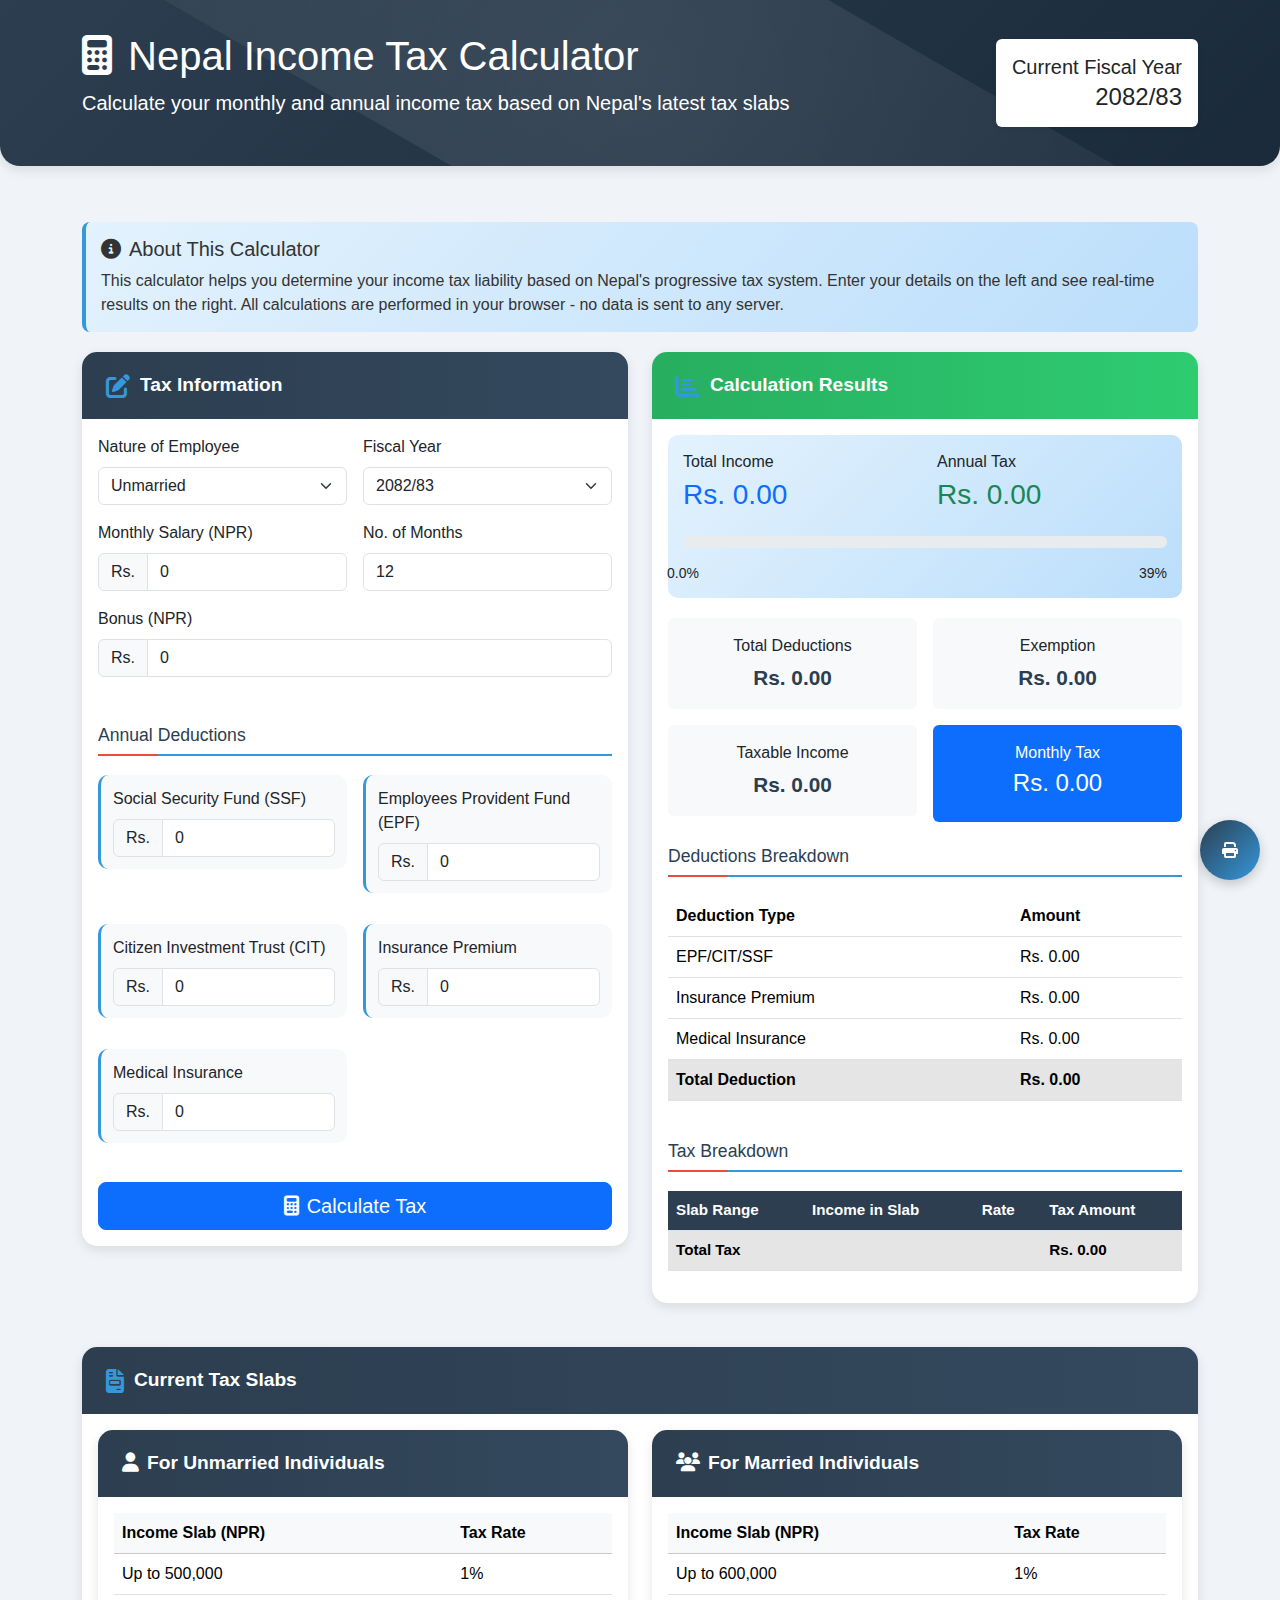
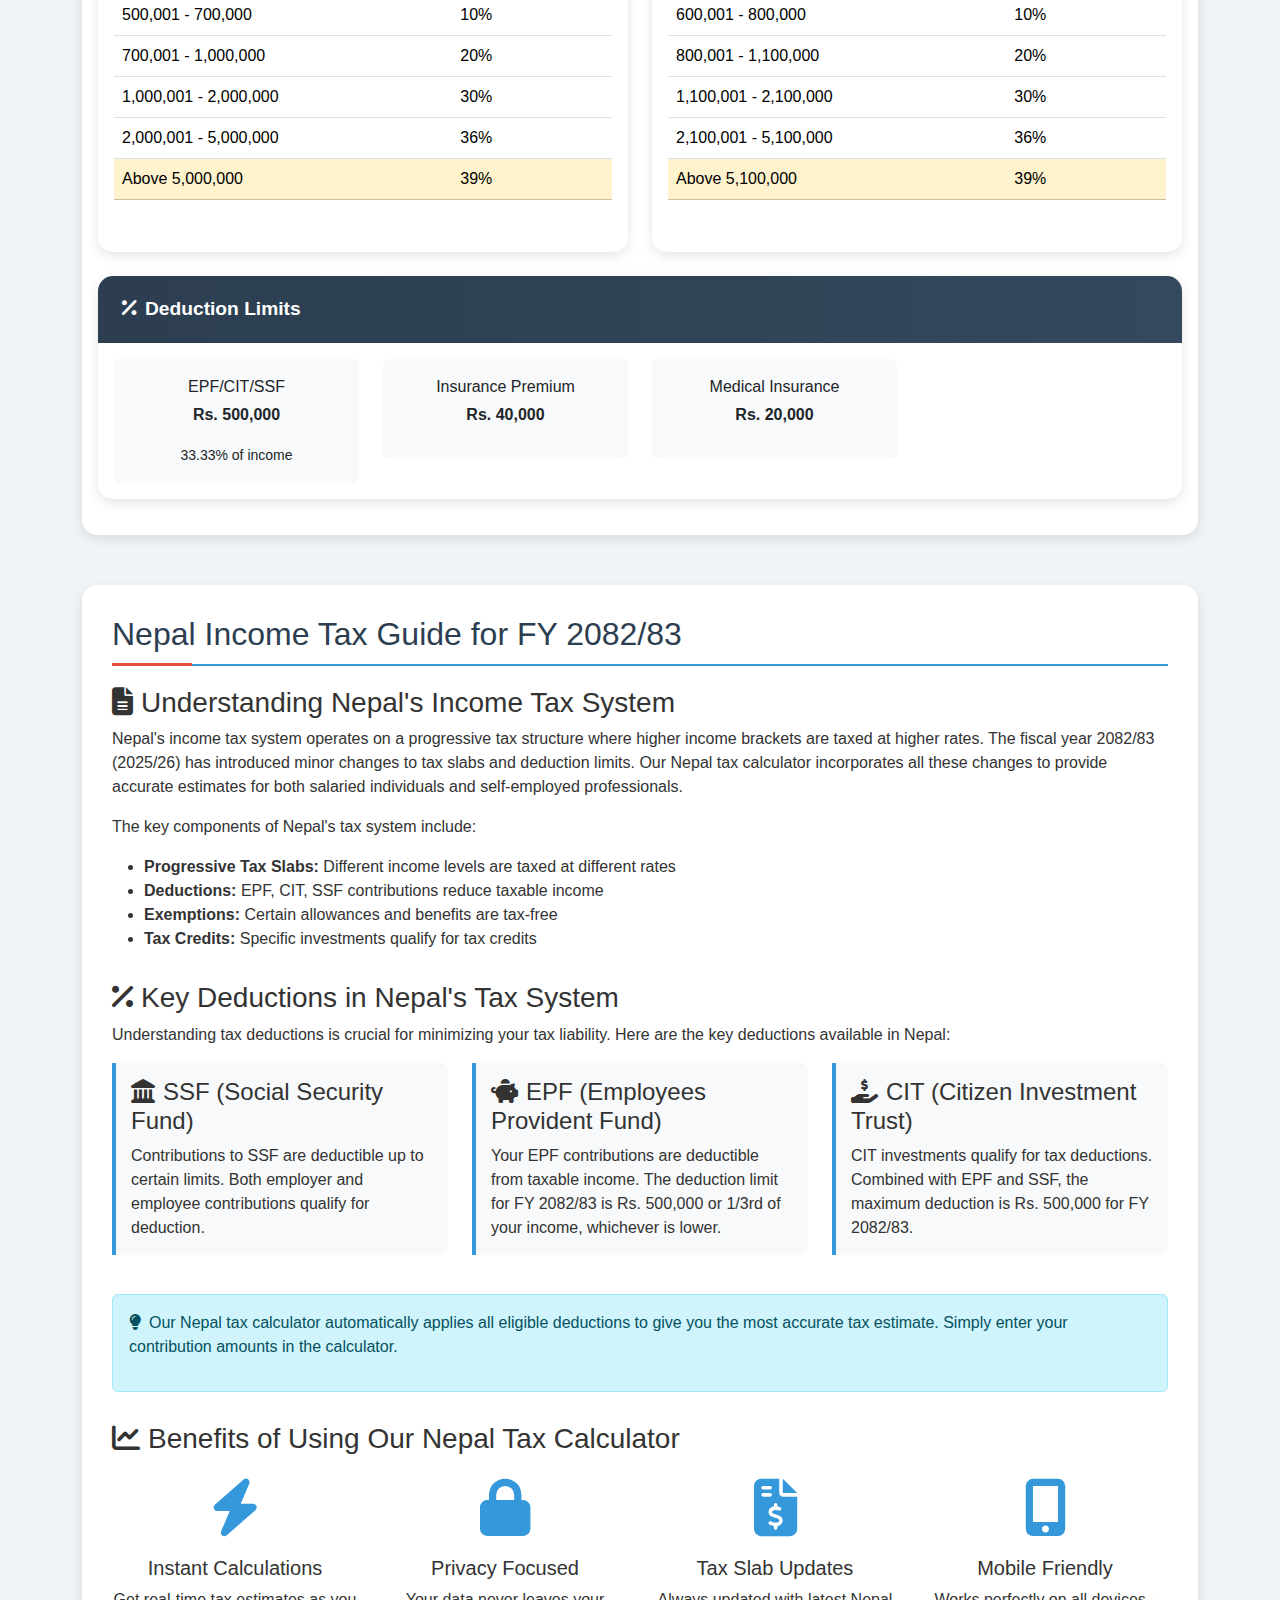
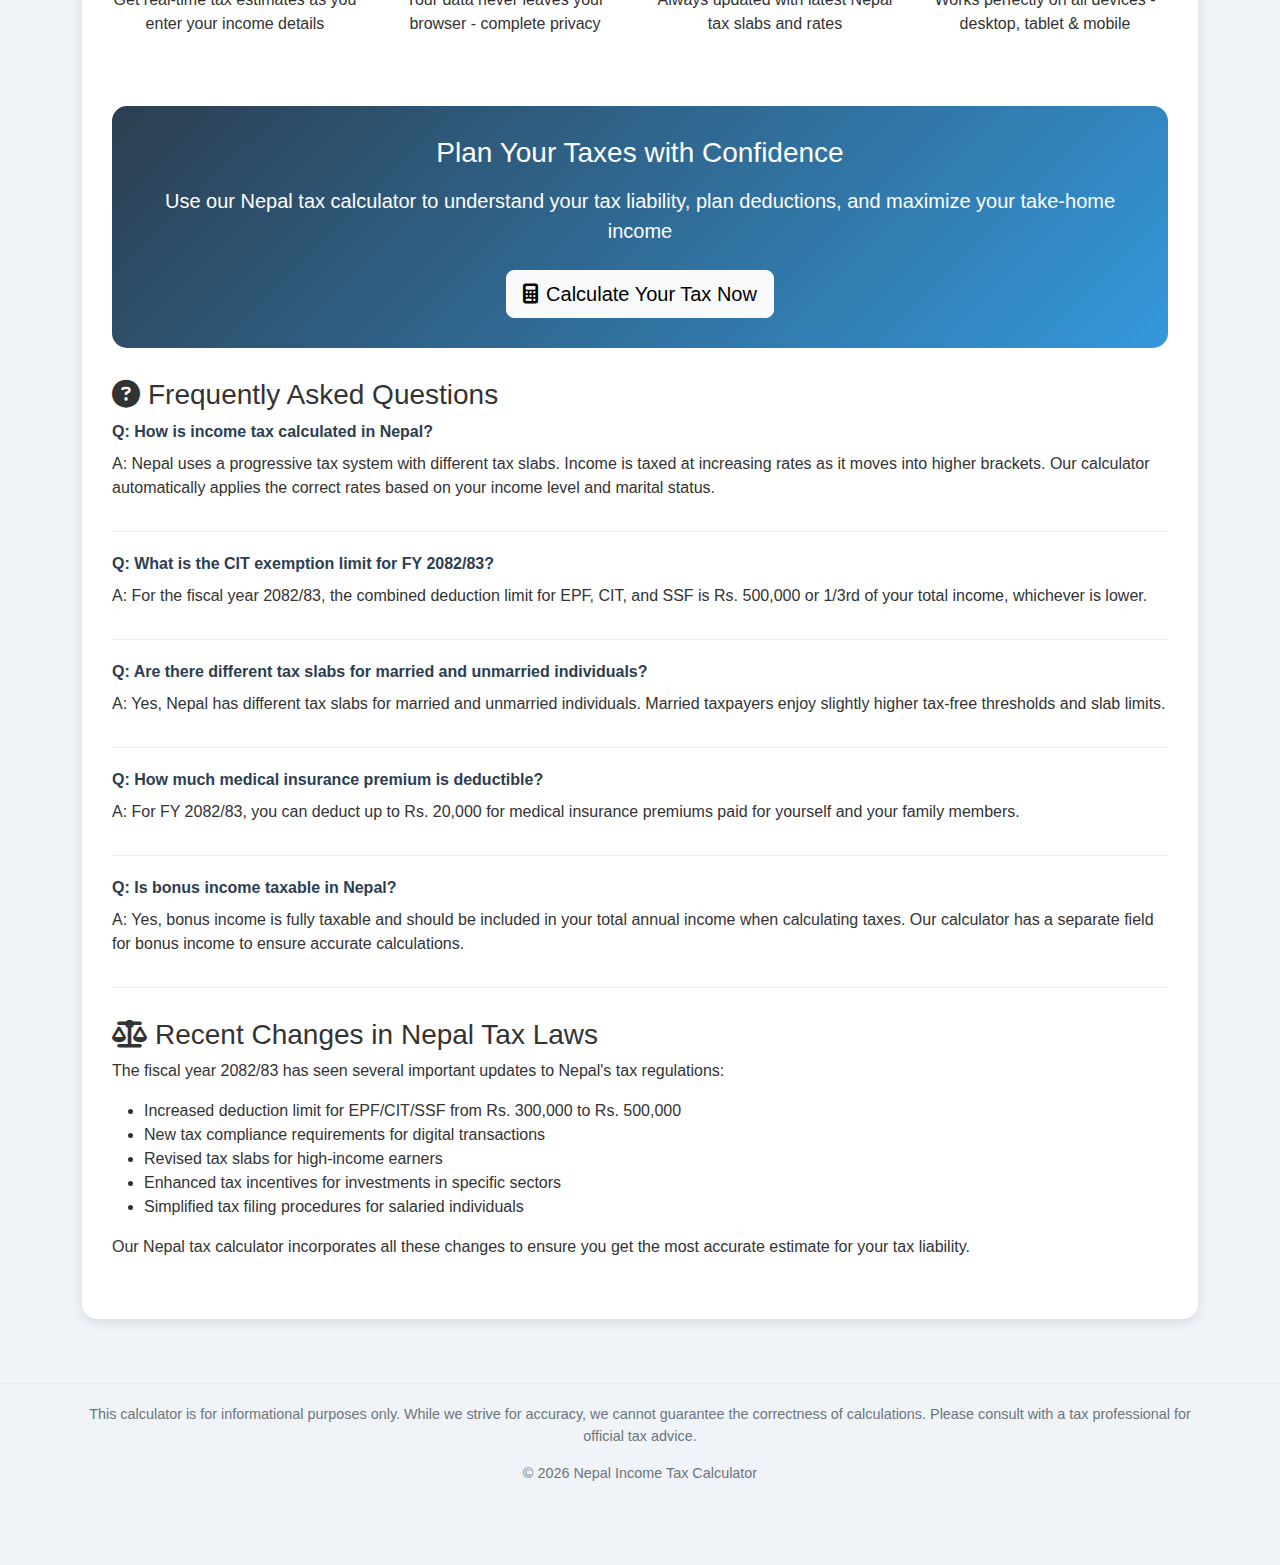
<file: nepal-tax-calculator.html>
<!DOCTYPE html>
<html lang="en">
<head>
    <meta charset="UTF-8">
    <meta name="viewport" content="width=device-width, initial-scale=1.0">
    <meta name="description" content="Free Nepal Income Tax Calculator. Calculate your tax liability for latest fiscal years 2082/83 and 2081/82. Accurate, easy-to-use tax estimation tool.">
    <meta name="keywords" content="nepal tax calculator, income tax nepal, tax calculation, tax slabs nepal, tax deduction nepal, latest tax nepal">
    <meta name="author" content="Tax Expert Nepal">
    <title>Nepal Income Tax Calculator | Free Tax Estimation Tool</title>
    <link href="https://cdn.jsdelivr.net/npm/bootstrap@5.3.0/dist/css/bootstrap.min.css" rel="stylesheet">
    <link rel="stylesheet" href="https://cdnjs.cloudflare.com/ajax/libs/font-awesome/6.4.0/css/all.min.css">
    <link rel="canonical" href="https://tikasah84.com.np/nepal-tax-calculator">
    <style>
        :root {
            --primary-color: #2c3e50;
            --secondary-color: #3498db;
            --accent-color: #e74c3c;
            --light-bg: #f8f9fa;
            --card-shadow: 0 4px 12px rgba(0, 0, 0, 0.1);
            --success-color: #28a745;
        }
        
        body {
            background-color: #f0f4f8;
            color: #333;
            font-family: 'Segoe UI', Tahoma, Geneva, Verdana, sans-serif;
            padding-bottom: 60px;
        }
        
        .header {
            background: linear-gradient(135deg, var(--primary-color), #1a2a3a);
            color: white;
            padding: 2rem 0;
            border-radius: 0 0 20px 20px;
            margin-bottom: 2rem;
            box-shadow: var(--card-shadow);
            position: relative;
            overflow: hidden;
        }
        
        .header::before {
            content: "";
            position: absolute;
            top: -50%;
            left: -50%;
            width: 200%;
            height: 200%;
            background: radial-gradient(circle, rgba(255,255,255,0.1) 0%, rgba(255,255,255,0) 70%);
            transform: rotate(30deg);
        }
        
        .calculator-icon {
            font-size: 1.5rem;
            margin-right: 10px;
            color: var(--secondary-color);
        }
        
        .card {
            border: none;
            border-radius: 15px;
            box-shadow: var(--card-shadow);
            transition: transform 0.3s ease, box-shadow 0.3s ease;
            margin-bottom: 20px;
            background-color: white;
        }
        
        .card:hover {
            transform: translateY(-5px);
            box-shadow: 0 8px 20px rgba(0, 0, 0, 0.15);
        }
        
        .card-header {
            background: linear-gradient(to right, var(--primary-color), #34495e);
            color: white;
            border-bottom: none;
            padding: 1.2rem 1.5rem;
            border-radius: 15px 15px 0 0 !important;
            font-weight: 600;
            font-size: 1.2rem;
        }
        
        .section-title {
            color: var(--primary-color);
            border-bottom: 2px solid var(--secondary-color);
            padding-bottom: 8px;
            margin-top: 1.5rem;
            margin-bottom: 1.2rem;
            font-size: 1.1rem;
            position: relative;
        }
        
        .section-title::after {
            content: "";
            position: absolute;
            bottom: -2px;
            left: 0;
            width: 60px;
            height: 2px;
            background-color: var(--accent-color);
        }
        
        .result-card .card-header {
            background: linear-gradient(to right, #27ae60, #2ecc71);
            color: white;
        }
        
        .result-value {
            font-weight: 700;
            font-size: 1.3rem;
            color: var(--primary-color);
            margin-bottom: 0;
        }
        
        .tax-breakdown {
            font-size: 0.95rem;
        }
        
        .tax-breakdown th {
            background-color: var(--primary-color);
            color: white;
        }
        
        .deduction-item {
            margin-bottom: 15px;
            padding: 12px;
            background-color: var(--light-bg);
            border-radius: 10px;
            border-left: 3px solid var(--secondary-color);
            transition: all 0.3s ease;
        }
        
        .deduction-item:hover {
            background-color: #e3f2fd;
            transform: translateX(5px);
        }
        
        .print-btn {
            position: fixed;
            bottom: 20px;
            right: 20px;
            z-index: 1000;
            box-shadow: 0 4px 12px rgba(0,0,0,0.2);
            width: 60px;
            height: 60px;
            border-radius: 50%;
            display: flex;
            align-items: center;
            justify-content: center;
            background: linear-gradient(135deg, var(--primary-color), var(--secondary-color));
            color: white;
            border: none;
        }
        
        .footer {
            text-align: center;
            padding: 20px 0;
            color: #6c757d;
            font-size: 0.9rem;
            margin-top: 40px;
            border-top: 1px solid #eaeaea;
        }
        
        .highlight-box {
            background: linear-gradient(135deg, #e3f2fd, #bbdefb);
            border-left: 4px solid var(--secondary-color);
            padding: 15px;
            border-radius: 8px;
            margin-bottom: 20px;
        }
        
        .exemption-badge {
            background-color: var(--success-color);
            color: white;
            padding: 3px 8px;
            border-radius: 4px;
            font-size: 0.85rem;
            margin-left: 10px;
        }
        
        .slab-highlight {
            background-color: #fff8e1;
        }
        
        .slab-highlight td {
            font-weight: 600;
        }
        
        .tax-summary {
            background: linear-gradient(135deg, #e3f2fd, #bbdefb);
            border-radius: 10px;
            padding: 15px;
            margin-bottom: 20px;
        }
        
        .progress-container {
            height: 12px;
            background-color: #e9ecef;
            border-radius: 10px;
            overflow: hidden;
            margin: 15px 0;
        }
        
        .progress-bar {
            height: 100%;
            background: linear-gradient(to right, #4facfe, #00f2fe);
        }
        
        /* New SEO content styling */
        .seo-section {
            background-color: white;
            border-radius: 15px;
            padding: 30px;
            box-shadow: var(--card-shadow);
            margin-top: 30px;
        }
        
        .seo-title {
            color: var(--primary-color);
            border-bottom: 2px solid var(--secondary-color);
            padding-bottom: 10px;
            margin-bottom: 20px;
            position: relative;
        }
        
        .seo-title::after {
            content: "";
            position: absolute;
            bottom: -2px;
            left: 0;
            width: 80px;
            height: 3px;
            background-color: var(--accent-color);
        }
        
        .benefit-card {
            border-left: 4px solid var(--secondary-color);
            padding: 15px;
            margin-bottom: 15px;
            background-color: var(--light-bg);
            border-radius: 0 8px 8px 0;
        }
        
        .faq-item {
            margin-bottom: 20px;
            border-bottom: 1px solid #eee;
            padding-bottom: 15px;
        }
        
        .faq-question {
            color: var(--primary-color);
            font-weight: 600;
            margin-bottom: 8px;
        }
        
        .feature-icon {
            font-size: 1.8rem;
            color: var(--secondary-color);
            margin-bottom: 15px;
        }
        
        .content-block {
            margin-bottom: 30px;
        }
        
        .cta-box {
            background: linear-gradient(135deg, #2c3e50, #3498db);
            color: white;
            border-radius: 15px;
            padding: 30px;
            text-align: center;
            margin: 30px 0;
        }
        
        @media (max-width: 768px) {
            .card {
                margin-bottom: 15px;
            }
            
            .header {
                padding: 1.5rem 0;
            }
            
            .seo-section {
                padding: 20px 15px;
            }
        }
        
        .pulse {
            animation: pulse 2s infinite;
        }
        
        @keyframes pulse {
            0% { box-shadow: 0 0 0 0 rgba(52, 152, 219, 0.7); }
            70% { box-shadow: 0 0 0 10px rgba(52, 152, 219, 0); }
            100% { box-shadow: 0 0 0 0 rgba(52, 152, 219, 0); }
        }
    </style>
</head>
<body>
    <div class="header">
        <div class="container">
            <div class="row align-items-center">
                <div class="col-md-8">
                    <h1><i class="fas fa-calculator me-3"></i>Nepal Income Tax Calculator</h1>
                    <p class="lead">Calculate your monthly and annual income tax based on Nepal's latest tax slabs</p>
                </div>
                <div class="col-md-4 text-md-end">
                    <div class="bg-white text-dark d-inline-block p-3 rounded shadow-sm pulse">
                        <h5 class="mb-1">Current Fiscal Year</h5>
                        <p class="h4 mb-0" id="current-year-display">2082/83</p>
                    </div>
                </div>
            </div>
        </div>
    </div>

    <div class="container py-4">
        <div class="highlight-box">
            <h5><i class="fas fa-info-circle me-2"></i>About This Calculator</h5>
            <p class="mb-0">This calculator helps you determine your income tax liability based on Nepal's progressive tax system. Enter your details on the left and see real-time results on the right. All calculations are performed in your browser - no data is sent to any server.</p>
        </div>
        
        <div class="row printContent">
            <!-- Left Column: Calculator Form -->
            <div class="col-lg-6">
                <div class="card">
                    <div class="card-header d-flex align-items-center">
                        <i class="fas fa-edit calculator-icon"></i>
                        <span>Tax Information</span>
                    </div>
                    <div class="card-body">
                        <form id="taxForm" autocomplete="off">
                            <div class="row g-3">
                                <div class="col-md-6">
                                    <label class="form-label">Nature of Employee</label>
                                    <select class="form-select" name="marital_status" id="marital_status" required>
                                        <option value="single">Unmarried</option>
                                        <option value="married">Married</option>
                                    </select>
                                </div>
                                <div class="col-md-6">
                                    <label class="form-label">Fiscal Year</label>
                                    <select class="form-select" name="fiscal_year" id="fiscal_year" required>
                                        <!-- Options will be populated by JavaScript -->
                                    </select>
                                </div>
                                <div class="col-md-6">
                                    <label class="form-label">Monthly Salary (NPR)</label>
                                    <div class="input-group">
                                        <span class="input-group-text">Rs.</span>
                                        <input type="number" min="0" class="form-control" name="monthly_salary" id="monthly_salary" step="0.01" placeholder="0.00" required value="0">
                                    </div>
                                </div>
                                <div class="col-md-6">
                                    <label class="form-label">No. of Months</label>
                                    <input type="number" min="1" class="form-control" name="months" id="months" value="12" required>
                                </div>
                                <div class="col-12">
                                    <label class="form-label">Bonus (NPR)</label>
                                    <div class="input-group">
                                        <span class="input-group-text">Rs.</span>
                                        <input type="number" min="0" class="form-control" name="bonus" id="bonus" value="0" step="0.01" placeholder="0.00">
                                    </div>
                                </div>
                                
                                <div class="col-12 mt-4">
                                    <h5 class="section-title">Annual Deductions</h5>
                                    <div class="row g-3">
                                        <div class="col-md-6">
                                            <div class="deduction-item">
                                                <label class="form-label">Social Security Fund (SSF)</label>
                                                <div class="input-group">
                                                    <span class="input-group-text">Rs.</span>
                                                    <input type="number" min="0" class="form-control" name="ssf" id="ssf" value="0" step="0.01" placeholder="0.00">
                                                </div>
                                            </div>
                                        </div>
                                        <div class="col-md-6">
                                            <div class="deduction-item">
                                                <label class="form-label">Employees Provident Fund (EPF)</label>
                                                <div class="input-group">
                                                    <span class="input-group-text">Rs.</span>
                                                    <input type="number" min="0" class="form-control" name="epf" id="epf" value="0" step="0.01" placeholder="0.00">
                                                </div>
                                            </div>
                                        </div>
                                        <div class="col-md-6">
                                            <div class="deduction-item">
                                                <label class="form-label">Citizen Investment Trust (CIT)</label>
                                                <div class="input-group">
                                                    <span class="input-group-text">Rs.</span>
                                                    <input type="number" min="0" class="form-control" name="cit" id="cit" value="0" step="0.01" placeholder="0.00">
                                                </div>
                                            </div>
                                        </div>
                                        <div class="col-md-6">
                                            <div class="deduction-item">
                                                <label class="form-label">Insurance Premium</label>
                                                <div class="input-group">
                                                    <span class="input-group-text">Rs.</span>
                                                    <input type="number" min="0" class="form-control" name="insurance" id="insurance" value="0" step="0.01" placeholder="0.00">
                                                </div>
                                            </div>
                                        </div>
                                        <div class="col-md-6">
                                            <div class="deduction-item">
                                                <label class="form-label">Medical Insurance</label>
                                                <div class="input-group">
                                                    <span class="input-group-text">Rs.</span>
                                                    <input type="number" min="0" class="form-control" name="medical" id="medical" value="0" step="0.01" placeholder="0.00">
                                                </div>
                                            </div>
                                        </div>
                                    </div>
                                </div>

                                <div class="col-12 mt-4">
                                    <button type="submit" class="btn btn-primary btn-lg w-100">
                                        <i class="fas fa-calculator me-2"></i>Calculate Tax
                                    </button>
                                </div>
                            </div>
                        </form>
                    </div>
                </div>
            </div>

            <!-- Right Column: Results -->
            <div class="col-lg-6">
                <div id="resultsArea">
                    <div class="card result-card">
                        <div class="card-header d-flex align-items-center">
                            <i class="fas fa-chart-bar calculator-icon"></i>
                            <span>Calculation Results</span>
                        </div>
                        <div class="card-body">
                            <div class="alert alert-info text-center mb-0">
                                <i class="fas fa-lightbulb me-2"></i>Enter your salary and deduction details to see your tax calculation results
                            </div>
                        </div>
                    </div>
                </div>
            </div>
        </div>
        
        <div class="row mt-4">
            <div class="col-12">
                <div class="card">
                    <div class="card-header d-flex align-items-center">
                        <i class="fas fa-file-invoice calculator-icon"></i>
                        <span>Current Tax Slabs</span>
                    </div>
                    <div class="card-body">
                        <div class="row" id="taxSlabsInfo">
                            <!-- Tax slabs will be populated by JavaScript -->
                        </div>
                    </div>
                </div>
            </div>
        </div>

          <!-- SEO Content Section -->
        <div class="seo-section">
            <h2 class="seo-title">Nepal Income Tax Guide for FY 2082/83</h2>
            
            <div class="content-block">
                <h3><i class="fas fa-file-alt me-2"></i>Understanding Nepal's Income Tax System</h3>
                <p>Nepal's income tax system operates on a progressive tax structure where higher income brackets are taxed at higher rates. The fiscal year 2082/83 (2025/26) has introduced minor changes to tax slabs and deduction limits. Our Nepal tax calculator incorporates all these changes to provide accurate estimates for both salaried individuals and self-employed professionals.</p>
                
                <p>The key components of Nepal's tax system include:</p>
                <ul>
                    <li><strong>Progressive Tax Slabs:</strong> Different income levels are taxed at different rates</li>
                    <li><strong>Deductions:</strong> EPF, CIT, SSF contributions reduce taxable income</li>
                    <li><strong>Exemptions:</strong> Certain allowances and benefits are tax-free</li>
                    <li><strong>Tax Credits:</strong> Specific investments qualify for tax credits</li>
                </ul>
            </div>
            
            <div class="content-block">
                <h3><i class="fas fa-percentage me-2"></i>Key Deductions in Nepal's Tax System</h3>
                <p>Understanding tax deductions is crucial for minimizing your tax liability. Here are the key deductions available in Nepal:</p>
                
                <div class="row">
                    <div class="col-md-4 mb-4">
                        <div class="benefit-card">
                            <h4><i class="fas fa-landmark me-2"></i>SSF (Social Security Fund)</h4>
                            <p class="mb-0">Contributions to SSF are deductible up to certain limits. Both employer and employee contributions qualify for deduction.</p>
                        </div>
                    </div>
                    <div class="col-md-4 mb-4">
                        <div class="benefit-card">
                            <h4><i class="fas fa-piggy-bank me-2"></i>EPF (Employees Provident Fund)</h4>
                            <p class="mb-0">Your EPF contributions are deductible from taxable income. The deduction limit for FY 2082/83 is Rs. 500,000 or 1/3rd of your income, whichever is lower.</p>
                        </div>
                    </div>
                    <div class="col-md-4 mb-4">
                        <div class="benefit-card">
                            <h4><i class="fas fa-hand-holding-usd me-2"></i>CIT (Citizen Investment Trust)</h4>
                            <p class="mb-0">CIT investments qualify for tax deductions. Combined with EPF and SSF, the maximum deduction is Rs. 500,000 for FY 2082/83.</p>
                        </div>
                    </div>
                </div>
                
                <div class="alert alert-info">
                    <p><i class="fas fa-lightbulb me-2"></i>Our Nepal tax calculator automatically applies all eligible deductions to give you the most accurate tax estimate. Simply enter your contribution amounts in the calculator.</p>
                </div>
            </div>
            
            <div class="content-block">
                <h3><i class="fas fa-chart-line me-2"></i>Benefits of Using Our Nepal Tax Calculator</h3>
                
                <div class="row text-center mt-4">
                    <div class="col-md-3 mb-4">
                        <div class="feature-icon">
                            <i class="fas fa-bolt fa-2x"></i>
                        </div>
                        <h5>Instant Calculations</h5>
                        <p>Get real-time tax estimates as you enter your income details</p>
                    </div>
                    <div class="col-md-3 mb-4">
                        <div class="feature-icon">
                            <i class="fas fa-lock fa-2x"></i>
                        </div>
                        <h5>Privacy Focused</h5>
                        <p>Your data never leaves your browser - complete privacy</p>
                    </div>
                    <div class="col-md-3 mb-4">
                        <div class="feature-icon">
                            <i class="fas fa-file-invoice-dollar fa-2x"></i>
                        </div>
                        <h5>Tax Slab Updates</h5>
                        <p>Always updated with latest Nepal tax slabs and rates</p>
                    </div>
                    <div class="col-md-3 mb-4">
                        <div class="feature-icon">
                            <i class="fas fa-mobile-alt fa-2x"></i>
                        </div>
                        <h5>Mobile Friendly</h5>
                        <p>Works perfectly on all devices - desktop, tablet & mobile</p>
                    </div>
                </div>
            </div>
            
            <div class="cta-box">
                <h3 class="mb-3">Plan Your Taxes with Confidence</h3>
                <p class="lead mb-4">Use our Nepal tax calculator to understand your tax liability, plan deductions, and maximize your take-home income</p>
                <a href="#taxForm" class="btn btn-light btn-lg">
                    <i class="fas fa-calculator me-2"></i>Calculate Your Tax Now
                </a>
            </div>
            
            <div class="content-block">
                <h3><i class="fas fa-question-circle me-2"></i>Frequently Asked Questions</h3>
                
                <div class="faq-item">
                    <div class="faq-question">Q: How is income tax calculated in Nepal?</div>
                    <p>A: Nepal uses a progressive tax system with different tax slabs. Income is taxed at increasing rates as it moves into higher brackets. Our calculator automatically applies the correct rates based on your income level and marital status.</p>
                </div>
                
                <div class="faq-item">
                    <div class="faq-question">Q: What is the CIT exemption limit for FY 2082/83?</div>
                    <p>A: For the fiscal year 2082/83, the combined deduction limit for EPF, CIT, and SSF is Rs. 500,000 or 1/3rd of your total income, whichever is lower.</p>
                </div>
                
                <div class="faq-item">
                    <div class="faq-question">Q: Are there different tax slabs for married and unmarried individuals?</div>
                    <p>A: Yes, Nepal has different tax slabs for married and unmarried individuals. Married taxpayers enjoy slightly higher tax-free thresholds and slab limits.</p>
                </div>
                
                <div class="faq-item">
                    <div class="faq-question">Q: How much medical insurance premium is deductible?</div>
                    <p>A: For FY 2082/83, you can deduct up to Rs. 20,000 for medical insurance premiums paid for yourself and your family members.</p>
                </div>
                
                <div class="faq-item">
                    <div class="faq-question">Q: Is bonus income taxable in Nepal?</div>
                    <p>A: Yes, bonus income is fully taxable and should be included in your total annual income when calculating taxes. Our calculator has a separate field for bonus income to ensure accurate calculations.</p>
                </div>
            </div>
            
            <div class="content-block">
                <h3><i class="fas fa-balance-scale me-2"></i>Recent Changes in Nepal Tax Laws</h3>
                <p>The fiscal year 2082/83 has seen several important updates to Nepal's tax regulations:</p>
                
                <ul>
                    <li>Increased deduction limit for EPF/CIT/SSF from Rs. 300,000 to Rs. 500,000</li>
                    <li>New tax compliance requirements for digital transactions</li>
                    <li>Revised tax slabs for high-income earners</li>
                    <li>Enhanced tax incentives for investments in specific sectors</li>
                    <li>Simplified tax filing procedures for salaried individuals</li>
                </ul>
                
                <p>Our Nepal tax calculator incorporates all these changes to ensure you get the most accurate estimate for your tax liability.</p>
            </div>
        </div>
    </div>
    
    <button id="printBtn" class="btn btn-primary print-btn" title="Print Results">
        <i class="fas fa-print"></i>
    </button>
    
    <div class="footer">
        <div class="container">
            <p>This calculator is for informational purposes only. While we strive for accuracy, we cannot guarantee the correctness of calculations. Please consult with a tax professional for official tax advice.</p>
            <p class="mb-0">© <span id="year"></span> Nepal Income Tax Calculator</p>
        </div>
    </div>

    <script>
        // Updated tax slabs data structure
        const taxSlabs = {
            "2082/83": {
                "single": {
                    "slabs": [
                        {"upto": 500000, "rate": 0.01},
                        {"upto": 700000, "rate": 0.10},
                        {"upto": 1000000, "rate": 0.20},
                        {"upto": 2000000, "rate": 0.30},
                        {"upto": 5000000, "rate": 0.36},
                        {"upto": null, "rate": 0.39}
                    ],
                    "exemption": 0
                },
                "married": {
                    "slabs": [
                        {"upto": 600000, "rate": 0.01},
                        {"upto": 800000, "rate": 0.10},
                        {"upto": 1100000, "rate": 0.20},
                        {"upto": 2100000, "rate": 0.30},
                        {"upto": 5100000, "rate": 0.36},
                        {"upto": null, "rate": 0.39}
                    ],
                    "exemption": 0
                },
                "deductions": {
                    "epf_cit_ssf_max": 500000,
                    "epf_cit_ssf_fraction": 0.3333,
                    "insurance_max": 40000,
                    "medical_max": 20000
                }
            },
            "2081/82": {
                "single": {
                    "slabs": [
                        {"upto": 500000, "rate": 0.01},
                        {"upto": 700000, "rate": 0.10},
                        {"upto": 1000000, "rate": 0.20},
                        {"upto": 2000000, "rate": 0.30},
                        {"upto": 5000000, "rate": 0.36},
                        {"upto": null, "rate": 0.39}
                    ],
                    "exemption": 0
                },
                "married": {
                    "slabs": [
                        {"upto": 600000, "rate": 0.01},
                        {"upto": 800000, "rate": 0.10},
                        {"upto": 1100000, "rate": 0.20},
                        {"upto": 2100000, "rate": 0.30},
                        {"upto": 5100000, "rate": 0.36},
                        {"upto": null, "rate": 0.39}
                    ],
                    "exemption": 0
                },
                "deductions": {
                    "epf_cit_ssf_max": 300000,
                    "epf_cit_ssf_fraction": 0.3333,
                    "insurance_max": 40000,
                    "medical_max": 20000
                }
            }
        };

        // Fiscal years available
        const fiscalYears = [
            { id: "2082/83", display: "2082/83" },
            { id: "2081/82", display: "2081/82" }
        ];

        // DOM Elements
        const fiscalYearSelect = document.getElementById('fiscal_year');
        const currentYearDisplay = document.getElementById('current-year-display');
        const taxForm = document.getElementById('taxForm');
        const resultsArea = document.getElementById('resultsArea');
        const printBtn = document.getElementById('printBtn');
        const taxSlabsInfo = document.getElementById('taxSlabsInfo');

        // Initialize the application
        function init() {
            // Populate fiscal year dropdown
            fiscalYears.forEach(year => {
                const option = document.createElement('option');
                option.value = year.id;
                option.textContent = year.display;
                if (year.id === "2082/83") option.selected = true;
                fiscalYearSelect.appendChild(option);
            });
            
            // Set current year display
            currentYearDisplay.textContent = fiscalYears[0].display;
            
            // Display tax slabs for the current year
            displayTaxSlabs('2082/83');
            
            // Add event listeners
            fiscalYearSelect.addEventListener('change', function() {
                const selectedYear = this.value;
                currentYearDisplay.textContent = selectedYear;
                displayTaxSlabs(selectedYear);
                calculateTax();
            });
            
            taxForm.addEventListener('submit', function(e) {
                e.preventDefault();
                calculateTax();
            });
            
            // Add input event listeners to form fields
            const inputFields = taxForm.querySelectorAll('input, select');
            inputFields.forEach(field => {
                field.addEventListener('input', calculateTax);
            });
            
            printBtn.addEventListener('click', function() {
                window.print();
            });
            
            // Initial calculation
            calculateTax();
        }

        // Display tax slabs for the selected year
        function displayTaxSlabs(year) {
            const slabData = taxSlabs[year];
            
            // Clear existing content
            taxSlabsInfo.innerHTML = '';
            
            // Create slabs display for both single and married
            const slabDisplay = `
            <div class="col-md-6">
                <div class="card h-100">
                    <div class="card-header bg-primary text-white">
                        <i class="fas fa-user me-2"></i>For Unmarried Individuals
                    </div>
                    <div class="card-body">
                        <div class="table-responsive">
                            <table class="table table-hover">
                                <thead class="table-light">
                                    <tr>
                                        <th>Income Slab (NPR)</th>
                                        <th>Tax Rate</th>
                                    </tr>
                                </thead>
                                <tbody>
                                    ${slabData.single.slabs.map((slab, index) => {
                                        let slabRange;
                                        if (index === 0) {
                                            slabRange = `Up to ${slab.upto.toLocaleString()}`;
                                        } else if (slab.upto === null) {
                                            slabRange = `Above ${slabData.single.slabs[index-1].upto.toLocaleString()}`;
                                        } else {
                                            slabRange = `${(slabData.single.slabs[index-1].upto + 1).toLocaleString()} - ${slab.upto.toLocaleString()}`;
                                        }
                                        
                                        return `<tr${index === slabData.single.slabs.length - 1 ? ' class="table-warning"' : ''}>
                                            <td>${slabRange}</td>
                                            <td>${(slab.rate * 100).toFixed(0)}%</td>
                                        </tr>`;
                                    }).join('')}
                                </tbody>
                            </table>
                        </div>
                    </div>
                </div>
            </div>
            <div class="col-md-6">
                <div class="card h-100">
                    <div class="card-header bg-success text-white">
                        <i class="fas fa-users me-2"></i>For Married Individuals
                    </div>
                    <div class="card-body">
                        <div class="table-responsive">
                            <table class="table table-hover">
                                <thead class="table-light">
                                    <tr>
                                        <th>Income Slab (NPR)</th>
                                        <th>Tax Rate</th>
                                    </tr>
                                </thead>
                                <tbody>
                                    ${slabData.married.slabs.map((slab, index) => {
                                        let slabRange;
                                        if (index === 0) {
                                            slabRange = `Up to ${slab.upto.toLocaleString()}`;
                                        } else if (slab.upto === null) {
                                            slabRange = `Above ${slabData.married.slabs[index-1].upto.toLocaleString()}`;
                                        } else {
                                            slabRange = `${(slabData.married.slabs[index-1].upto + 1).toLocaleString()} - ${slab.upto.toLocaleString()}`;
                                        }
                                        
                                        return `<tr${index === slabData.married.slabs.length - 1 ? ' class="table-warning"' : ''}>
                                            <td>${slabRange}</td>
                                            <td>${(slab.rate * 100).toFixed(0)}%</td>
                                        </tr>`;
                                    }).join('')}
                                </tbody>
                            </table>
                        </div>
                    </div>
                </div>
            </div>
            <div class="col-12 mt-4">
                <div class="card">
                    <div class="card-header bg-info text-white">
                        <i class="fas fa-percent me-2"></i>Deduction Limits
                    </div>
                    <div class="card-body">
                        <div class="row">
                            <div class="col-md-3">
                                <div class="bg-light p-3 rounded text-center">
                                    <p class="mb-1">EPF/CIT/SSF</p>
                                    <p class="fw-bold">Rs. ${slabData.deductions.epf_cit_ssf_max.toLocaleString()}</p>
                                    <small>${(slabData.deductions.epf_cit_ssf_fraction * 100).toFixed(2)}% of income</small>
                                </div>
                            </div>
                            <div class="col-md-3">
                                <div class="bg-light p-3 rounded text-center">
                                    <p class="mb-1">Insurance Premium</p>
                                    <p class="fw-bold">Rs. ${slabData.deductions.insurance_max.toLocaleString()}</p>
                                </div>
                            </div>
                            <div class="col-md-3">
                                <div class="bg-light p-3 rounded text-center">
                                    <p class="mb-1">Medical Insurance</p>
                                    <p class="fw-bold">Rs. ${slabData.deductions.medical_max.toLocaleString()}</p>
                                </div>
                            </div>
                        </div>
                    </div>
                </div>
            </div>
            `;
            
            taxSlabsInfo.innerHTML = slabDisplay;
        }

        // Calculate deductions
        function calcDeductions(slab, totalIncome, epf, cit, ssf, insurance, medical) {
            const epf_cit_ssf = epf + cit + ssf;
            const epf_cit_ssf_max = Math.min(
                slab.deductions.epf_cit_ssf_max,
                totalIncome * slab.deductions.epf_cit_ssf_fraction
            );
            const eligible_epf_cit_ssf = Math.min(epf_cit_ssf, epf_cit_ssf_max);
            const eligible_insurance = Math.min(insurance, slab.deductions.insurance_max);
            const eligible_medical = Math.min(medical, slab.deductions.medical_max);
            
            return {
                epf_cit_ssf: eligible_epf_cit_ssf,
                insurance: eligible_insurance,
                medical: eligible_medical,
                total_deduction: eligible_epf_cit_ssf + eligible_insurance + eligible_medical
            };
        }

        // Calculate tax
        function calculateTax() {
            try {
                // Get form values
                const marital_status = document.getElementById('marital_status').value;
                const fiscal_year = document.getElementById('fiscal_year').value;
                const monthly_salary = parseFloat(document.getElementById('monthly_salary').value) || 0;
                const months = parseInt(document.getElementById('months').value) || 12;
                const bonus = parseFloat(document.getElementById('bonus').value) || 0;
                const epf = parseFloat(document.getElementById('epf').value) || 0;
                const cit = parseFloat(document.getElementById('cit').value) || 0;
                const ssf = parseFloat(document.getElementById('ssf').value) || 0;
                const insurance = parseFloat(document.getElementById('insurance').value) || 0;
                const medical = parseFloat(document.getElementById('medical').value) || 0;
                
                // Calculate total income
                const total_income = monthly_salary * months + bonus;
                
                // Get tax slab data
                const slab = taxSlabs[fiscal_year];
                const status_key = marital_status;
                const slabs = slab[status_key].slabs;
                const exemption = slab[status_key].exemption;
                
                // Calculate deductions
                const deductions = calcDeductions(
                    slab, total_income, epf, cit, ssf, insurance, medical
                );
                
                // Calculate taxable income (including exemption)
                const taxable_income = Math.max(0, total_income - deductions.total_deduction - exemption);
                
                // Calculate tax based on slabs
                let last_limit = 0;
                let remaining = taxable_income;
                let total_tax = 0;
                const breakdown = [];
                
                for (const slab_def of slabs) {
                    const limit = slab_def.upto;
                    const rate = slab_def.rate;
                    
                    let income_in_slab;
                    if (limit === null) {
                        income_in_slab = remaining;
                    } else {
                        income_in_slab = Math.min(remaining, limit - last_limit);
                    }
                    
                    if (income_in_slab <= 0) {
                        last_limit = limit;
                        continue;
                    }
                    
                    const slab_tax = income_in_slab * rate;
                    breakdown.push({
                        income_from: last_limit + 1,
                        income_to: limit || taxable_income,
                        rate: rate,
                        income_in_slab: income_in_slab,
                        tax: slab_tax
                    });
                    
                    total_tax += slab_tax;
                    remaining -= income_in_slab;
                    last_limit = limit || last_limit;
                    
                    if (remaining <= 0) {
                        break;
                    }
                }
                
                const monthly_tax = total_tax / 12;
                
                // Prepare result object
                const result = {
                    deductions: deductions,
                    exemption: exemption,
                    taxable_income: taxable_income,
                    annual_tax: total_tax,
                    monthly_tax: monthly_tax,
                    breakdown: breakdown,
                    total_income: total_income
                };
                
                // Display results
                displayResults(result);
                
            } catch (error) {
                // Display error message
                resultsArea.innerHTML = `
                    <div class="card result-card">
                        <div class="card-header d-flex align-items-center">
                            <i class="fas fa-exclamation-triangle calculator-icon"></i>
                            <span>Calculation Error</span>
                        </div>
                        <div class="card-body">
                            <div class="alert alert-danger">
                                <p>An error occurred during calculation:</p>
                                <p class="mb-0">${error.message}</p>
                            </div>
                        </div>
                    </div>
                `;
            }
        }

        // Display results in the UI
        function displayResults(result) {
            // Calculate tax percentage
            const taxPercentage = (result.annual_tax / result.total_income) * 100 || 0;
            
            resultsArea.innerHTML = `
                <div class="card result-card">
                    <div class="card-header d-flex align-items-center">
                        <i class="fas fa-chart-bar calculator-icon"></i>
                        <span>Calculation Results</span>
                    </div>
                    <div class="card-body">
                        <div class="tax-summary">
                            <div class="row">
                                <div class="col-md-6">
                                    <p class="mb-1">Total Income</p>
                                    <h3 class="text-primary">Rs. ${result.total_income.toLocaleString(undefined, {minimumFractionDigits:2, maximumFractionDigits:2})}</h3>
                                </div>
                                <div class="col-md-6">
                                    <p class="mb-1">Annual Tax</p>
                                    <h3 class="text-success">Rs. ${result.annual_tax.toLocaleString(undefined, {minimumFractionDigits:2, maximumFractionDigits:2})}</h3>
                                </div>
                            </div>
                            <div class="progress-container mt-3">
                                <div class="progress-bar" style="width: ${taxPercentage > 39 ? 39 : taxPercentage/39 * 100}%">
                                </div>
                                
                            </div>
                            <div class="position-relative mt-1" style="height: 20px;">
                                <small 
                                  class="position-absolute" 
                                  style="left: ${taxPercentage > 39 ? 100 : (taxPercentage / 39) * 100}%; transform: translateX(-50%);">
                                  ${taxPercentage.toFixed(1)}%
                                </small>
                                <small class="position-absolute end-0">39%</small>
                              </div>
                              
                        </div>
                        
                        <div class="row g-3 mb-4">
                            <div class="col-md-6">
                                <div class="bg-light p-3 rounded text-center">
                                    <p class="mb-1">Total Deductions</p>
                                    <p class="result-value">Rs. ${result.deductions.total_deduction.toLocaleString(undefined, {minimumFractionDigits:2, maximumFractionDigits:2})}</p>
                                </div>
                            </div>
                            <div class="col-md-6">
                                <div class="bg-light p-3 rounded text-center">
                                    <p class="mb-1">Exemption</p>
                                    <p class="result-value">Rs. ${result.exemption.toLocaleString(undefined, {minimumFractionDigits:2, maximumFractionDigits:2})}</p>
                                </div>
                            </div>
                            <div class="col-md-6">
                                <div class="bg-light p-3 rounded text-center">
                                    <p class="mb-1">Taxable Income</p>
                                    <p class="result-value">Rs. ${result.taxable_income.toLocaleString(undefined, {minimumFractionDigits:2, maximumFractionDigits:2})}</p>
                                </div>
                            </div>
                            <div class="col-md-6">
                                <div class="bg-primary text-white p-3 rounded text-center">
                                    <p class="mb-1">Monthly Tax</p>
                                    <p class="h4">Rs. ${result.monthly_tax.toLocaleString(undefined, {minimumFractionDigits:2, maximumFractionDigits:2})}</p>
                                </div>
                            </div>
                        </div>
                        
                        <h5 class="section-title">Deductions Breakdown</h5>
                        <div class="table-responsive mb-4">
                            <table class="table table-hover">
                                <thead>
                                    <tr>
                                        <th>Deduction Type</th>
                                        <th>Amount</th>
                                    </tr>
                                </thead>
                                <tbody>
                                    <tr>
                                        <td>EPF/CIT/SSF</td>
                                        <td>Rs. ${result.deductions.epf_cit_ssf.toLocaleString(undefined, {minimumFractionDigits:2, maximumFractionDigits:2})}</td>
                                    </tr>
                                    <tr>
                                        <td>Insurance Premium</td>
                                        <td>Rs. ${result.deductions.insurance.toLocaleString(undefined, {minimumFractionDigits:2, maximumFractionDigits:2})}</td>
                                    </tr>
                                    <tr>
                                        <td>Medical Insurance</td>
                                        <td>Rs. ${result.deductions.medical.toLocaleString(undefined, {minimumFractionDigits:2, maximumFractionDigits:2})}</td>
                                    </tr>
                                    <tr class="table-active fw-bold">
                                        <td>Total Deduction</td>
                                        <td>Rs. ${result.deductions.total_deduction.toLocaleString(undefined, {minimumFractionDigits:2, maximumFractionDigits:2})}</td>
                                    </tr>
                                </tbody>
                            </table>
                        </div>
                        
                        <h5 class="section-title">Tax Breakdown</h5>
                        <div class="table-responsive">
                            <table class="table table-hover tax-breakdown">
                                <thead>
                                    <tr>
                                        <th>Slab Range</th>
                                        <th>Income in Slab</th>
                                        <th>Rate</th>
                                        <th>Tax Amount</th>
                                    </tr>
                                </thead>
                                <tbody>
                                    ${result.breakdown.map((slab, index) => `
                                        <tr${index === result.breakdown.length - 1 ? ' class="slab-highlight"' : ''}>
                                            <td>${slab.income_from.toLocaleString()} - ${slab.income_to ? slab.income_to.toLocaleString() : "∞"}</td>
                                            <td>Rs. ${slab.income_in_slab.toLocaleString(undefined, {minimumFractionDigits:2, maximumFractionDigits:2})}</td>
                                            <td>${(slab.rate*100).toFixed(0)}%</td>
                                            <td>Rs. ${slab.tax.toLocaleString(undefined, {minimumFractionDigits:2, maximumFractionDigits:2})}</td>
                                        </tr>
                                    `).join("")}
                                    <tr class="table-active fw-bold">
                                        <td colspan="3">Total Tax</td>
                                        <td>Rs. ${result.annual_tax.toLocaleString(undefined, {minimumFractionDigits:2, maximumFractionDigits:2})}</td>
                                    </tr>
                                </tbody>
                            </table>
                        </div>
                    </div>
                </div>
            `;
        }

        // Initialize when DOM is loaded
        document.addEventListener('DOMContentLoaded', init);
    </script>
    <script>
        document.getElementById("year").textContent = new Date().getFullYear();
      </script>
      
</body>
</html>
</file>
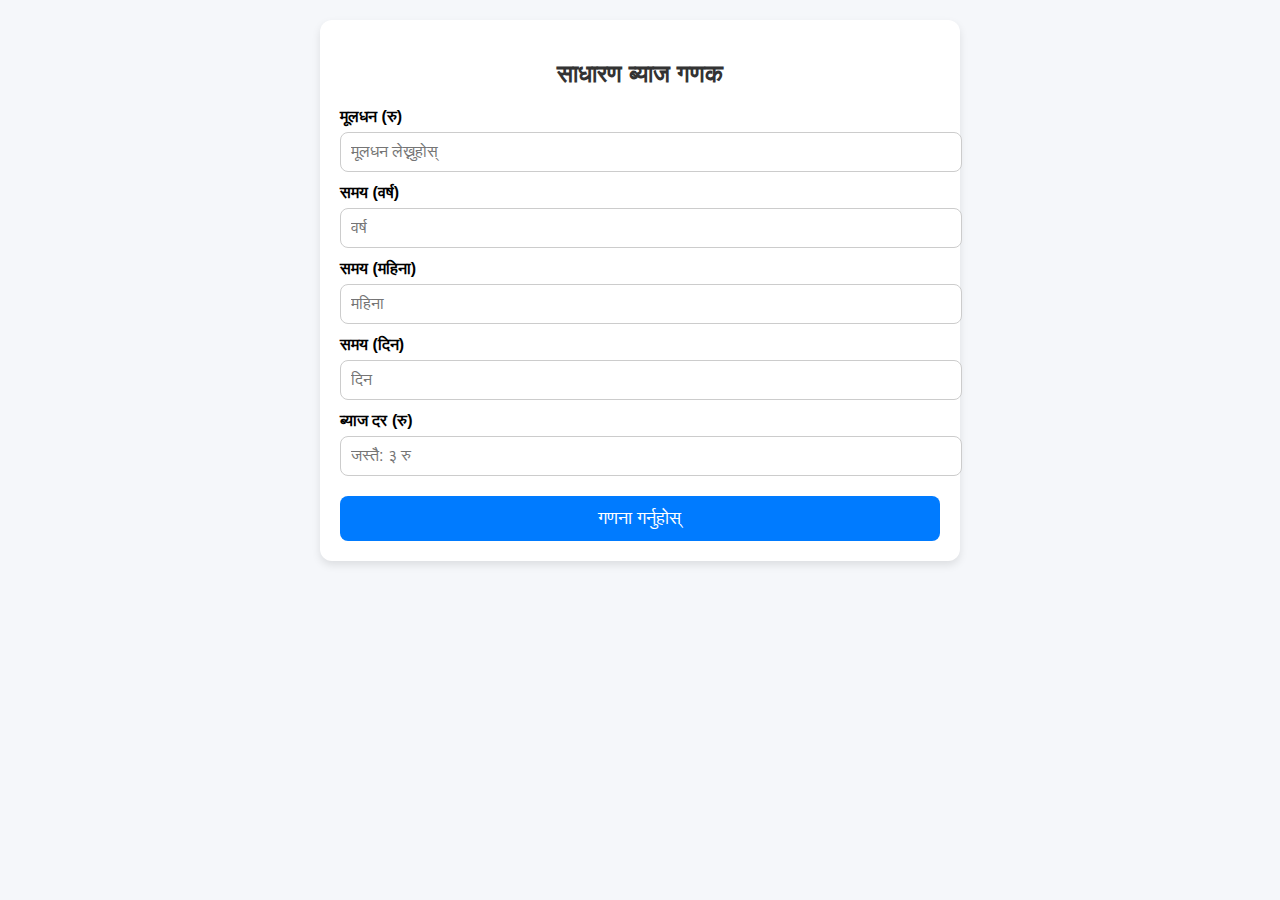
<file: work/interest.html>
<!DOCTYPE html>
<html lang="ne">
<head>
  <meta charset="UTF-8">
  <meta name="viewport" content="width=device-width, initial-scale=1.0">
  <title>साधारण ब्याज गणक</title>
  <style>
    body {
      font-family: Arial, sans-serif;
      margin: 0;
      padding: 20px;
      background: #f5f7fa;
    }
    .container {
      max-width: 600px;
      margin: auto;
      background: #fff;
      padding: 20px;
      border-radius: 12px;
      box-shadow: 0 4px 8px rgba(0,0,0,0.1);
    }
    h2 {
      text-align: center;
      color: #333;
    }
    label {
      display: block;
      margin-top: 12px;
      font-weight: bold;
    }
    input {
      width: 100%;
      padding: 10px;
      margin-top: 6px;
      border: 1px solid #ccc;
      border-radius: 8px;
      font-size: 16px;
    }
    button {
      margin-top: 20px;
      width: 100%;
      padding: 12px;
      background: #007bff;
      color: white;
      border: none;
      border-radius: 8px;
      font-size: 18px;
      cursor: pointer;
    }
    button:hover {
      background: #0056b3;
    }
    table {
      width: 100%;
      margin-top: 20px;
      border-collapse: collapse;
    }
    table, th, td {
      border: 1px solid #ccc;
    }
    th, td {
      padding: 12px;
      text-align: center;
    }
    th {
      background: #f0f0f0;
    }
    .result-box {
      margin-top: 20px;
      padding: 15px;
      background: #e8f5e9;
      border: 1px solid #c8e6c9;
      border-radius: 8px;
    }
    @media (max-width: 600px) {
      body { padding: 10px; }
      .container { padding: 15px; }
      table, th, td { font-size: 14px; }
    }
  </style>
</head>
<body>
  <div class="container">
    <h2>साधारण ब्याज गणक</h2>
    <label>मूलधन (रु)</label>
    <input type="number" id="principal" placeholder="मूलधन लेख्नुहोस्" required>

    <label>समय (वर्ष)</label>
    <input type="number" id="years" placeholder="वर्ष">

    <label>समय (महिना)</label>
    <input type="number" id="months" placeholder="महिना">

    <label>समय (दिन)</label>
    <input type="number" id="days" placeholder="दिन">

    <label>ब्याज दर (रु)</label>
    <input type="number" id="rate" placeholder="जस्तै: ३ रु " required>

    <button onclick="calculateInterest()">गणना गर्नुहोस्</button>

    <div id="output"></div>
  </div>

  <script>
    function calculateInterest() {
      let principal = parseFloat(document.getElementById("principal").value) || 0;
      let years = parseInt(document.getElementById("years").value) || 0;
      let months = parseInt(document.getElementById("months").value) || 0;
      let days = parseInt(document.getElementById("days").value) || 0;
      let ratePerMonth = parseFloat(document.getElementById("rate").value) || 0;

      // कुल महिनामा रूपान्तरण (३० दिन = १ महिना)
      let totalMonths = (years * 12) + months + (days / 30);

      // ब्याज गणना
      let interest = (principal * ratePerMonth * totalMonths) / 100;
      let totalAmount = principal + interest;

      // वार्षिक, मासिक, दैनिक ब्याज
      let yearlyRate = ratePerMonth * 12;
      let yearlyInterest = (principal * yearlyRate * years) / 100;

      let monthlyInterest = (principal * ratePerMonth * months) / 100;
      let dailyInterest = (principal * (ratePerMonth/30) * days) / 100;

      document.getElementById("output").innerHTML = `
        <div class="result-box">
          <h3>नतिजा सारांश</h3>
          <table>
            <tr>
              <th>समय</th>
              <th>ब्याज (रु)</th>
              <th>जम्मा (रु)</th>
            </tr>
            <tr>
              <td>वर्ष (${years})</td>
              <td>${yearlyInterest.toFixed(2)}</td>
              <td>${(principal + yearlyInterest).toFixed(2)}</td>
            </tr>
            <tr>
              <td>महिना (${months})</td>
              <td>${monthlyInterest.toFixed(2)}</td>
              <td>${(principal + monthlyInterest).toFixed(2)}</td>
            </tr>
            <tr>
              <td>दिन (${days})</td>
              <td>${dailyInterest.toFixed(2)}</td>
              <td>${(principal + dailyInterest).toFixed(2)}</td>
            </tr>
            <tr style="font-weight:bold;background:#f9f9f9;">
              <td>कुल</td>
              <td>${interest.toFixed(2)}</td>
              <td>${totalAmount.toFixed(2)}</td>
            </tr>
          </table>
        </div>
      `;
      window.scrollTo({
        top: document.body.scrollHeight,
        behavior: "smooth"
      });
      
    }
  </script>
</body>
</html>
</file>
